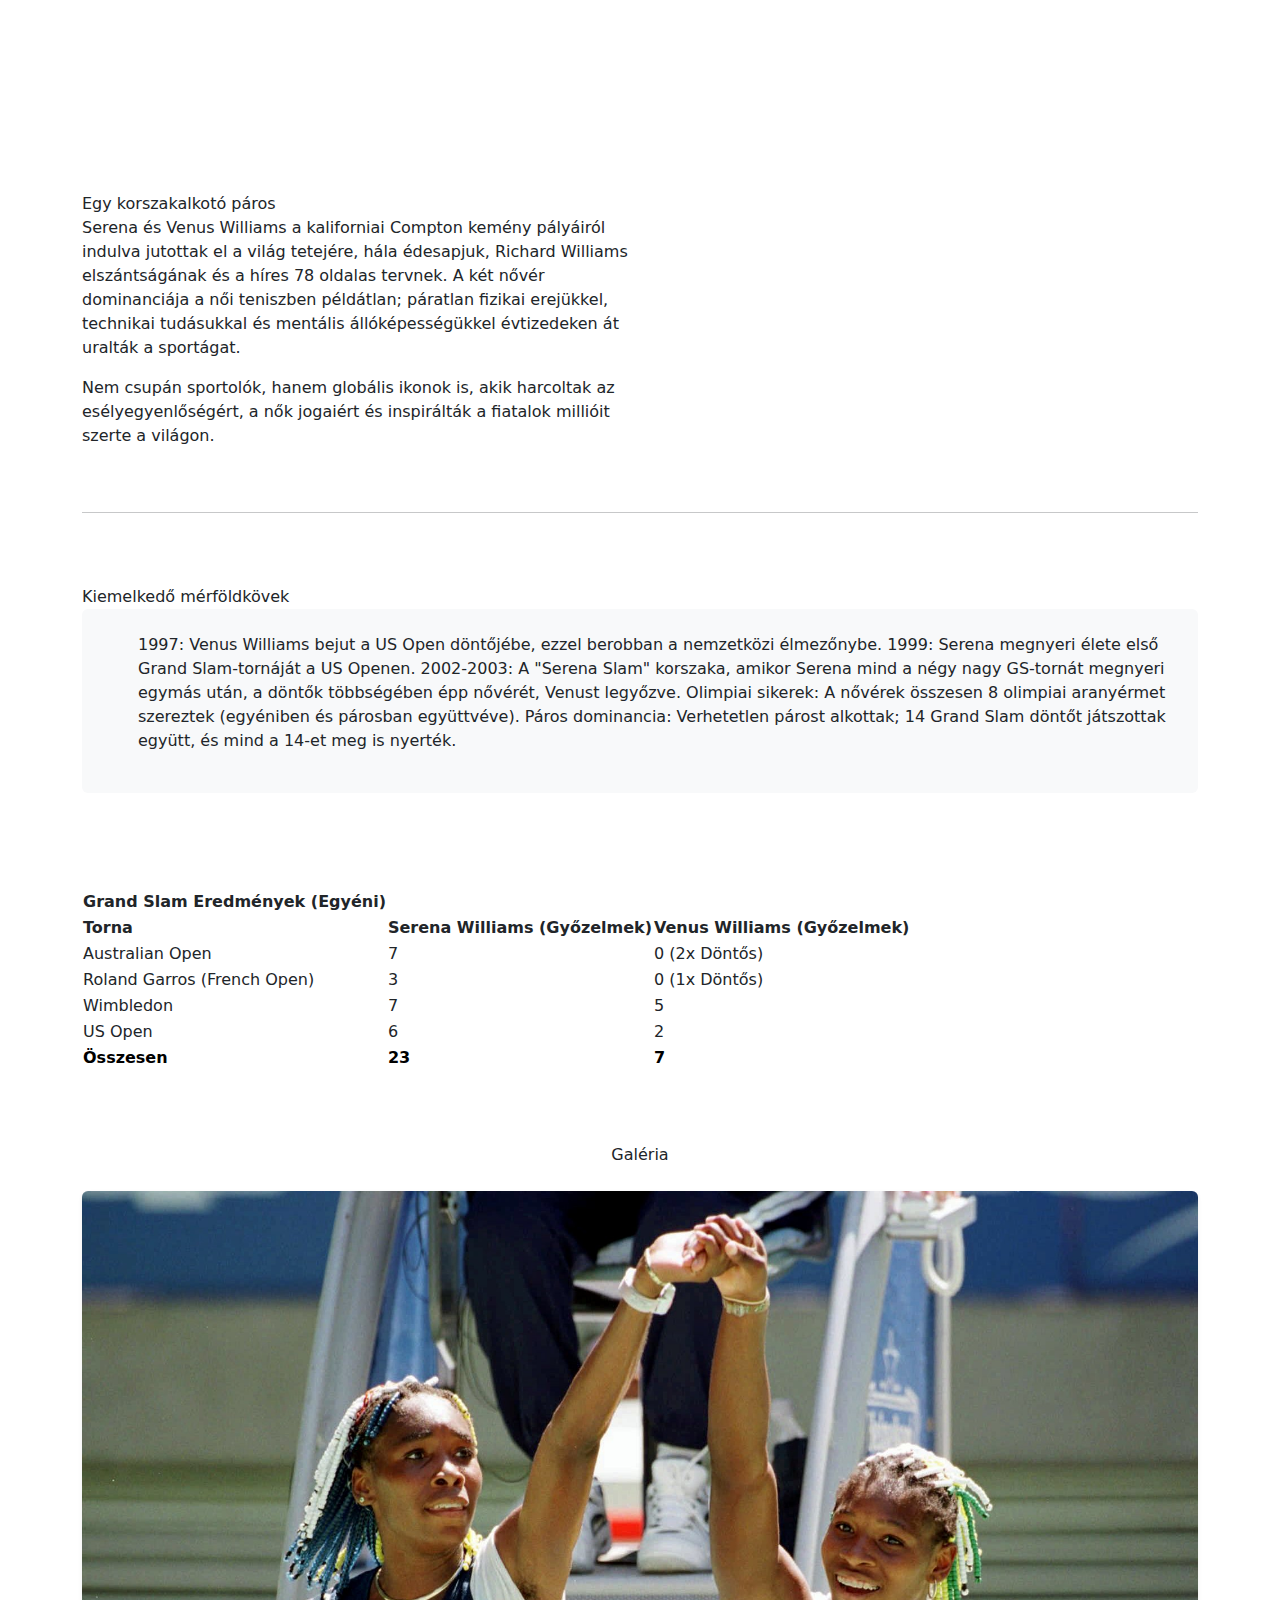
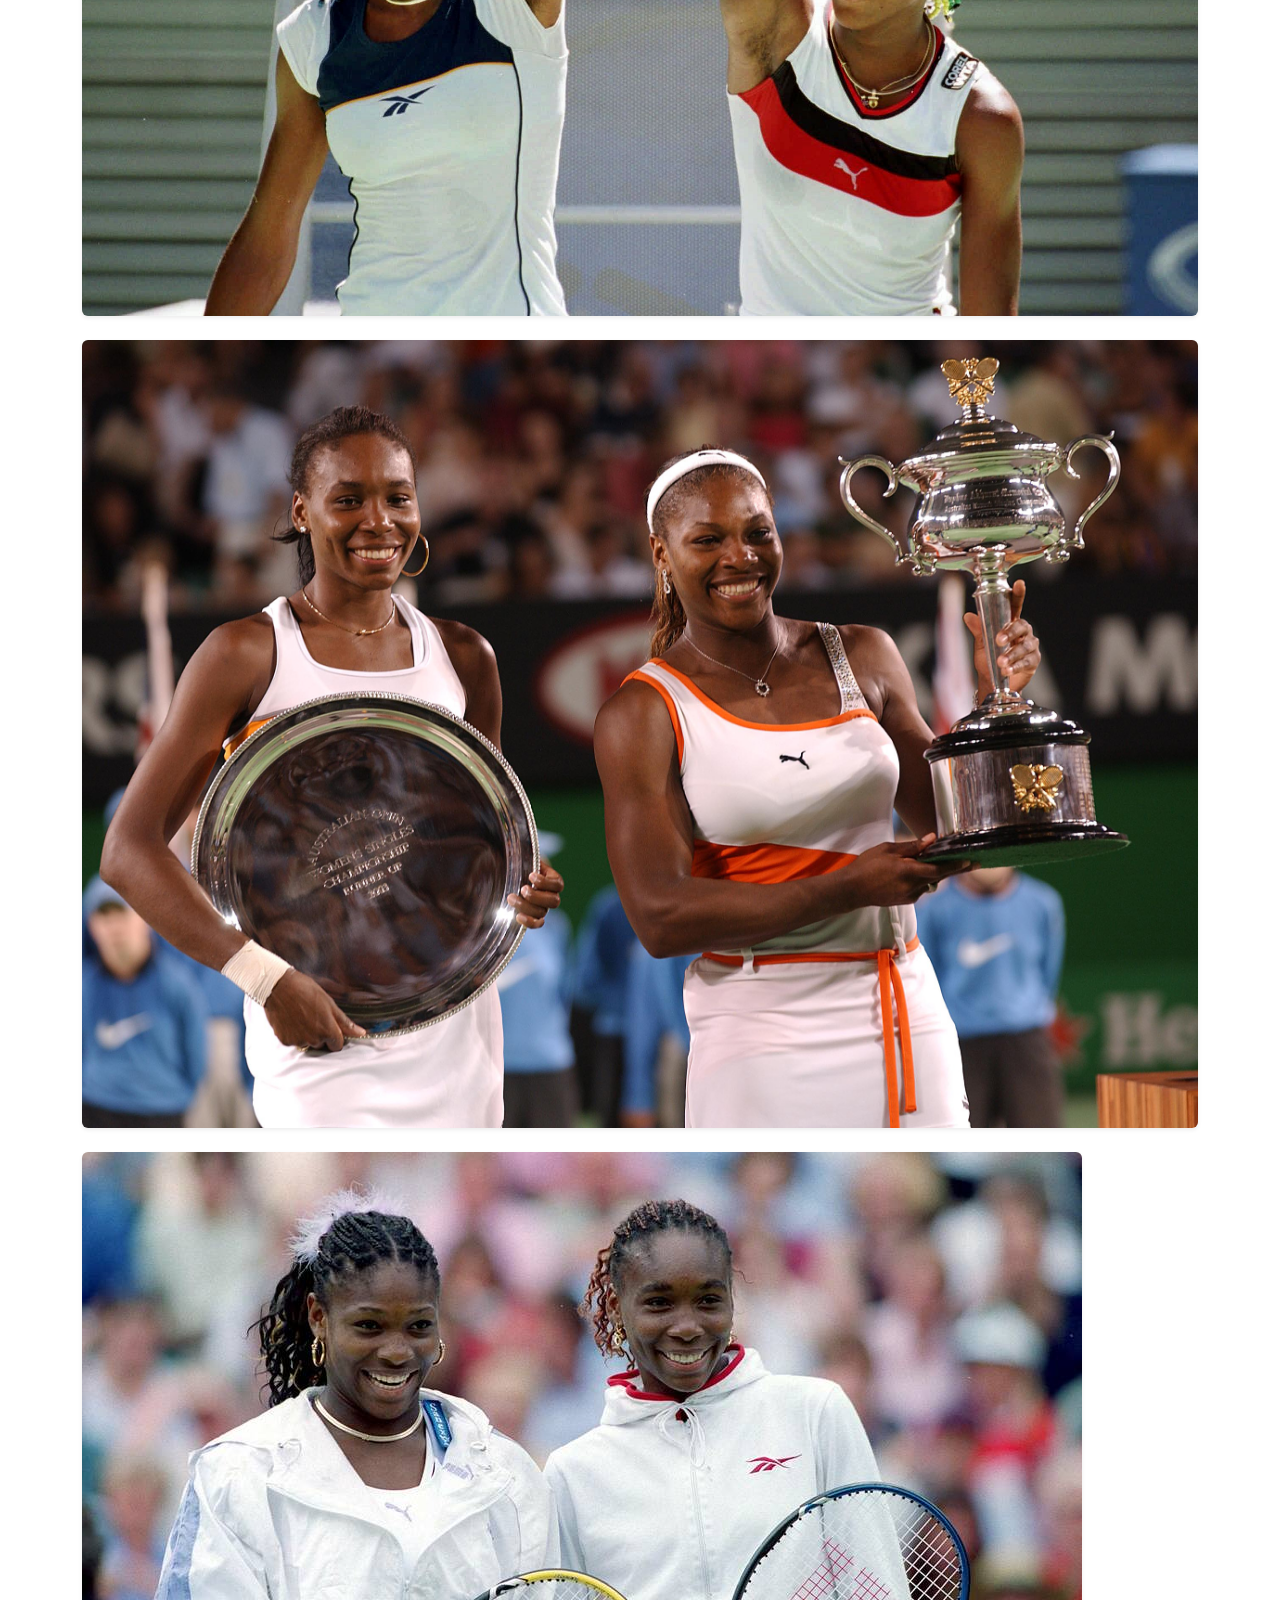
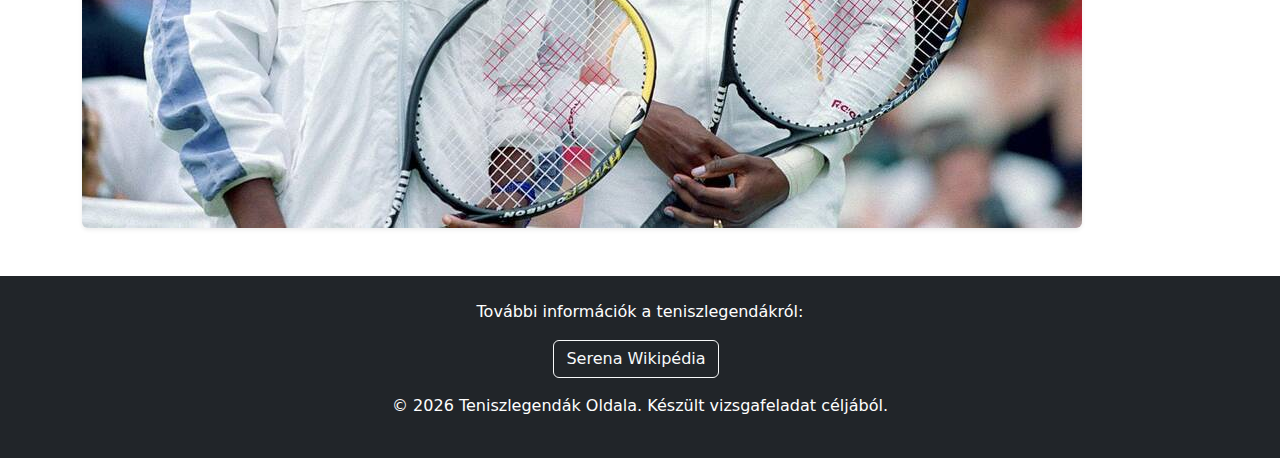
<file: alapvizsga/2026 alapvizsga/Forrás/index.html>
<!DOCTYPE html>
<html>
<head>
    <meta name="viewport" content="width=device-width, initial-scale=1.0">
    <title></title>
    <script src="bootstrap.bundle.min.js" defer></script>
    <link href="bootstrap.min.css" rel="stylesheet">
    
</head>
<body>

    <nav class="navbar navbar-expand-lg navbar-dark bg-custom sticky-top">
        <div class="container">
            <a class="navbar-brand" href="#">Williams Sisters</a>
            <button class="navbar-toggler" type="button" data-bs-toggle="collapse" data-bs-target="#navbarNav">
                <span class="navbar-toggler-icon"></span>
            </button>
            <div class="collapse navbar-collapse" id="navbarNav">
                <ul class="navbar-nav ms-auto custom-nav">
                    <li class="nav-item"><a class="nav-link" >Bevezető</a></li>
                    <li class="nav-item"><a class="nav-link" >Karrier</a></li>
                    <li class="nav-item"><a class="nav-link" >Eredmények</a></li>
                    <li class="nav-item"><a class="nav-link" >Galéria</a></li>
                </ul>
            </div>
        </div>
    </nav>

    <header class="hero-section text-center text-white d-flex align-items-center justify-content-center">
        <div class="hero-content">
            Serena és Venus Williams
            <p>Két nővér, akik örökre megváltoztatták a tenisz történelmét.</p>
        </div>
    </header>

    <main class="container my-5">
        
        <section id="bevezeto" class="mb-5 pt-4">
            <div class="row align-items-center">
                <div class="col-md-6">
                    Egy korszakalkotó páros
                    <p>Serena és Venus Williams a kaliforniai Compton kemény pályáiról indulva jutottak el a világ tetejére, hála édesapjuk, Richard Williams elszántságának és a híres 78 oldalas tervnek. A két nővér dominanciája a női teniszben példátlan; páratlan fizikai erejükkel, technikai tudásukkal és mentális állóképességükkel évtizedeken át uralták a sportágat.</p>
                    <p>Nem csupán sportolók, hanem globális ikonok is, akik harcoltak az esélyegyenlőségért, a nők jogaiért és inspirálták a fiatalok millióit szerte a világon.</p>
                </div>
                <div class="col-md-6">
                </div>
            </div>
        </section>

        <hr class="my-5">

        <section id="karrier" class="mb-5 pt-4">
            Kiemelkedő mérföldkövek
            <div class="career-box p-4 rounded bg-light">
                <ul>
                    1997: Venus Williams bejut a US Open döntőjébe, ezzel berobban a nemzetközi élmezőnybe.
                    1999: Serena megnyeri élete első Grand Slam-tornáját a US Openen.
                    2002-2003: A "Serena Slam" korszaka, amikor Serena mind a négy nagy GS-tornát megnyeri egymás után, a döntők többségében épp nővérét, Venust legyőzve.
                    Olimpiai sikerek: A nővérek összesen 8 olimpiai aranyérmet szereztek (egyéniben és párosban együttvéve).
                    Páros dominancia: Verhetetlen párost alkottak; 14 Grand Slam döntőt játszottak együtt, és mind a 14-et meg is nyerték.
                </ul>
            </div>
        </section>

        <section id="eredmenyek" class="mb-5 pt-4">
            <div class="table-responsive mt-4">
                <table>
                    
                        <tr>
                            <th>
                                Grand Slam Eredmények (Egyéni)
                            </th>
                        </tr>
                        <tr>
                            <th>Torna</th>
                            <th>Serena Williams (Győzelmek)</th>
                            <th>Venus Williams (Győzelmek)</th>
                        </tr>
                    
                        <tr>
                            <td>Australian Open</td>
                            <td>7</td>
                            <td>0 (2x Döntős)</td>
                        </tr>
                        <tr>
                            <td>Roland Garros (French Open)</td>
                            <td>3</td>
                            <td>0 (1x Döntős)</td>
                        </tr>
                        <tr>
                            <td>Wimbledon</td>
                            <td>7</td>
                            <td>5</td>
                        </tr>
                        <tr>
                            <td>US Open</td>
                            <td>6</td>
                            <td>2</td>
                        </tr>
                        <tr class="table-secondary font-weight-bold">
                            <td><strong>Összesen</strong></td>
                            <td><strong>23</strong></td>
                            <td><strong>7</strong></td>
                        </tr>
                    
                </table>
            </div>
        </section>

        <section id="galeria" class="mb-5 pt-4">
            <p class="text-center mb-4">Galéria</p>
            <div class="row g-4 gallery-grid">
                <div class="">
                    <img src="images/SereneVenusWilliams2.jpg" alt="Teniszütő és labda" class="img-fluid rounded shadow-sm">
                </div>
                <div class="">
                    <img src="images/SereneVenusWilliams3.jpg" alt="Teniszező szerválás közben" class="img-fluid rounded shadow-sm">
                </div>
                <div class="">
                    <img src="images/SereneVenusWilliams4.jpg" alt="Salakpálya" class="img-fluid rounded shadow-sm">
                </div>
            </div>
        </section>
    </main>

    <footer class="bg-dark text-white text-center py-4 mt-5">
        <div class="container footer-content">
            <p>További információk a teniszlegendákról:</p>
            <div class="mb-3">
                <a class="btn btn-outline-light me-2">Serena Wikipédia</a>
            </div>
            <p>&copy; 2026 Teniszlegendák Oldala. Készült vizsgafeladat céljából.</p>
        </div>
    </footer>

</body>
</html>
</file>
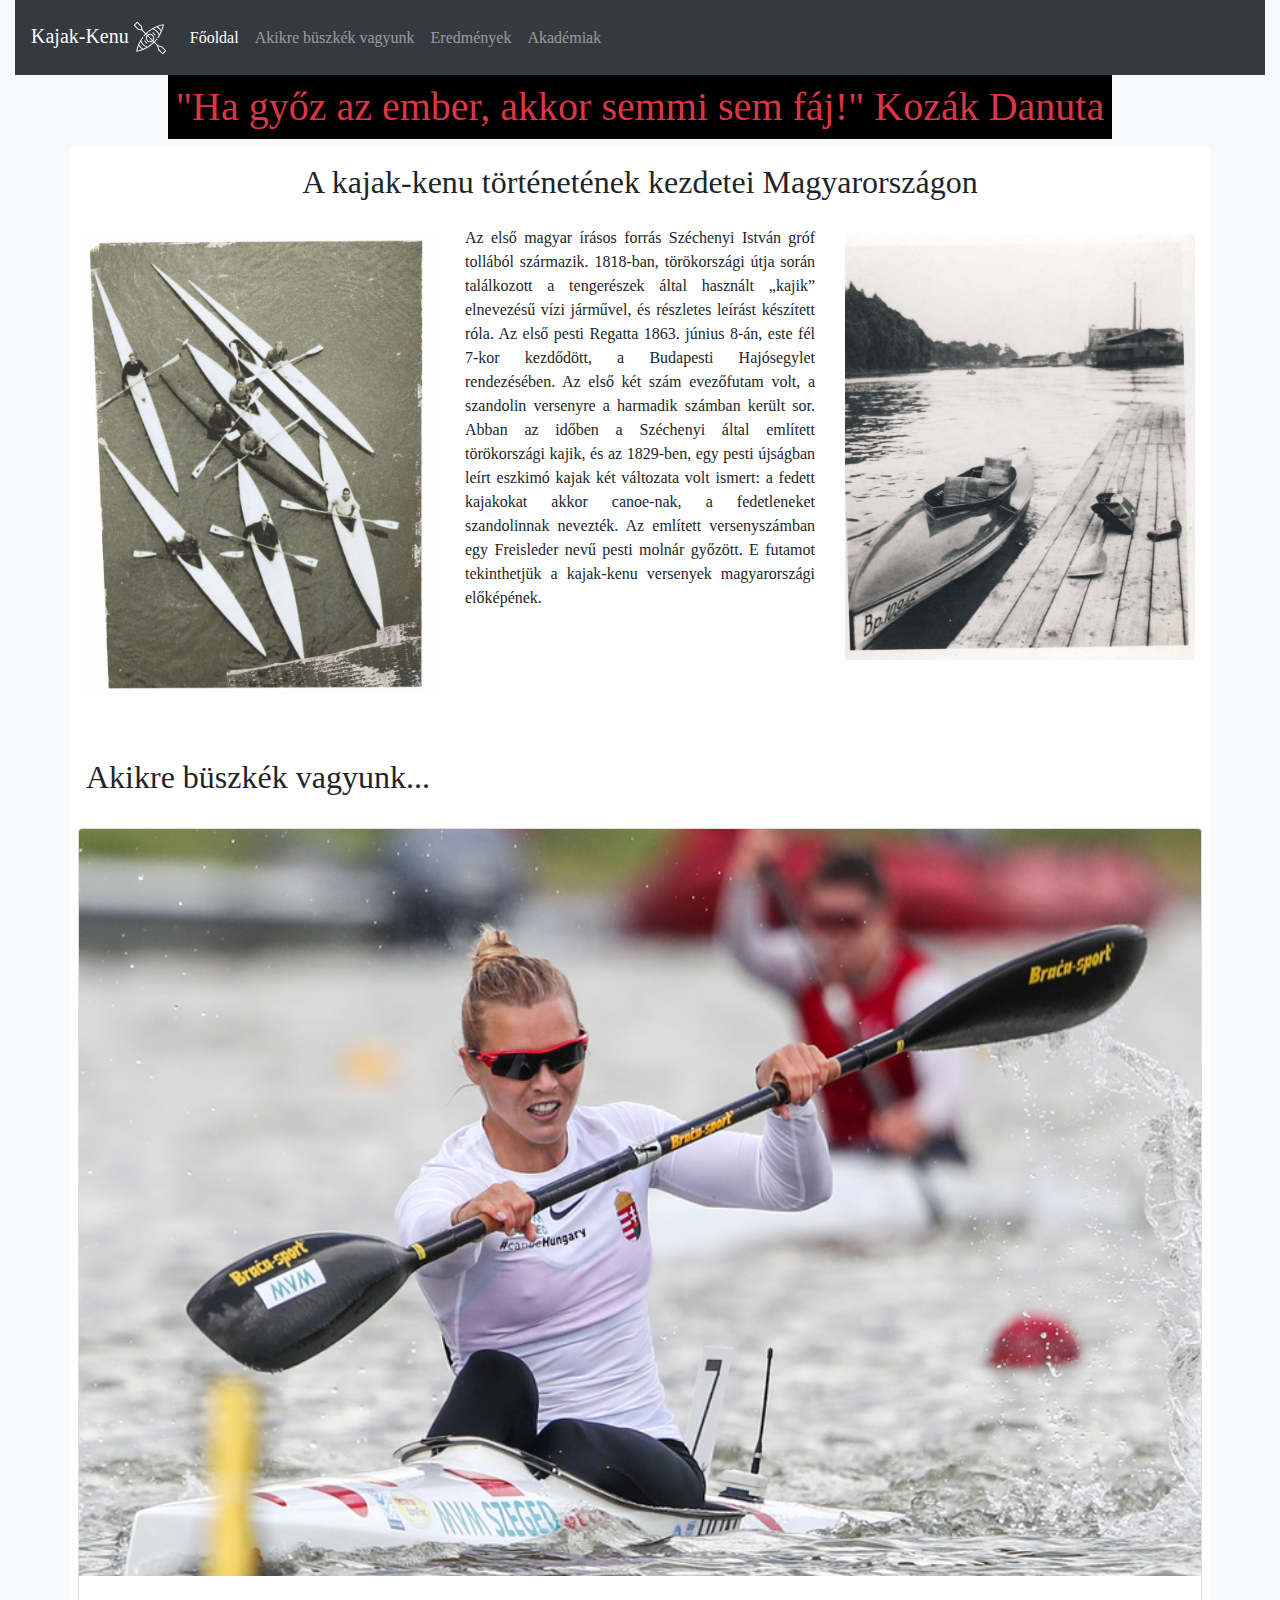
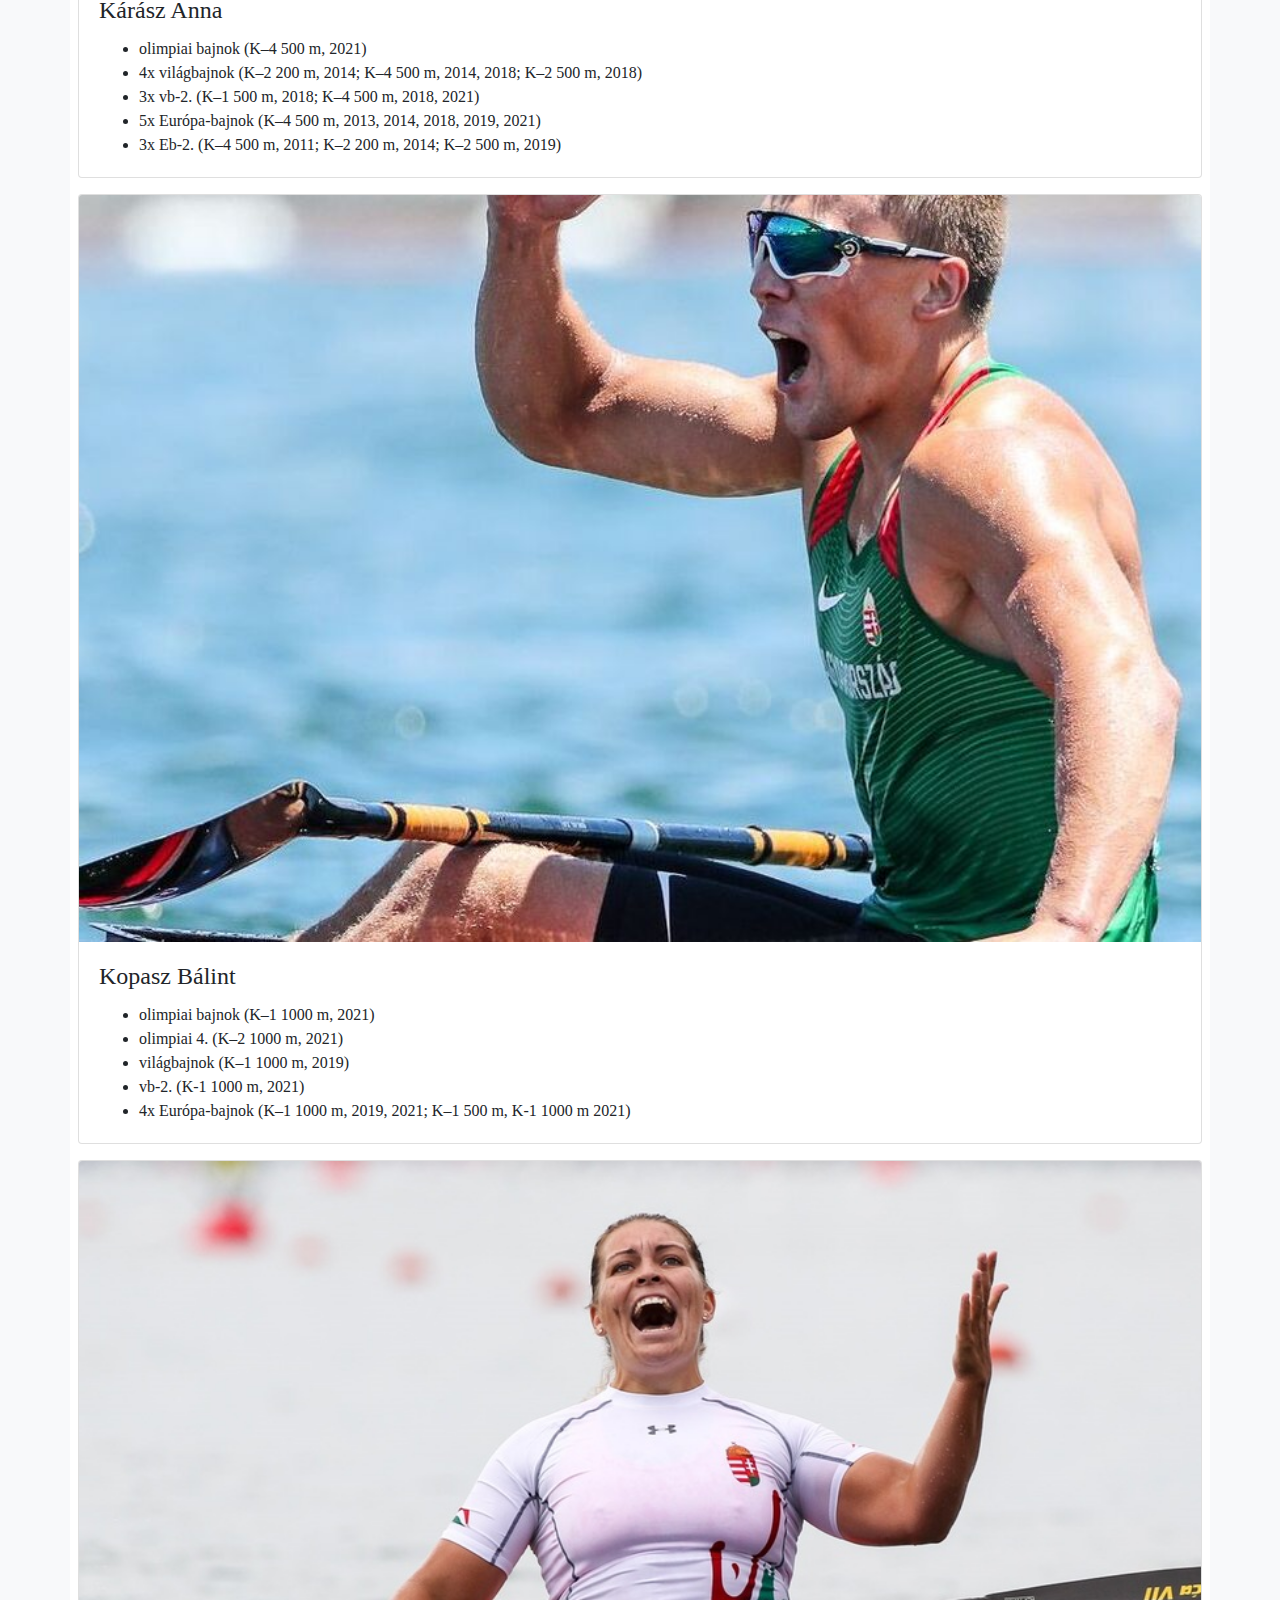
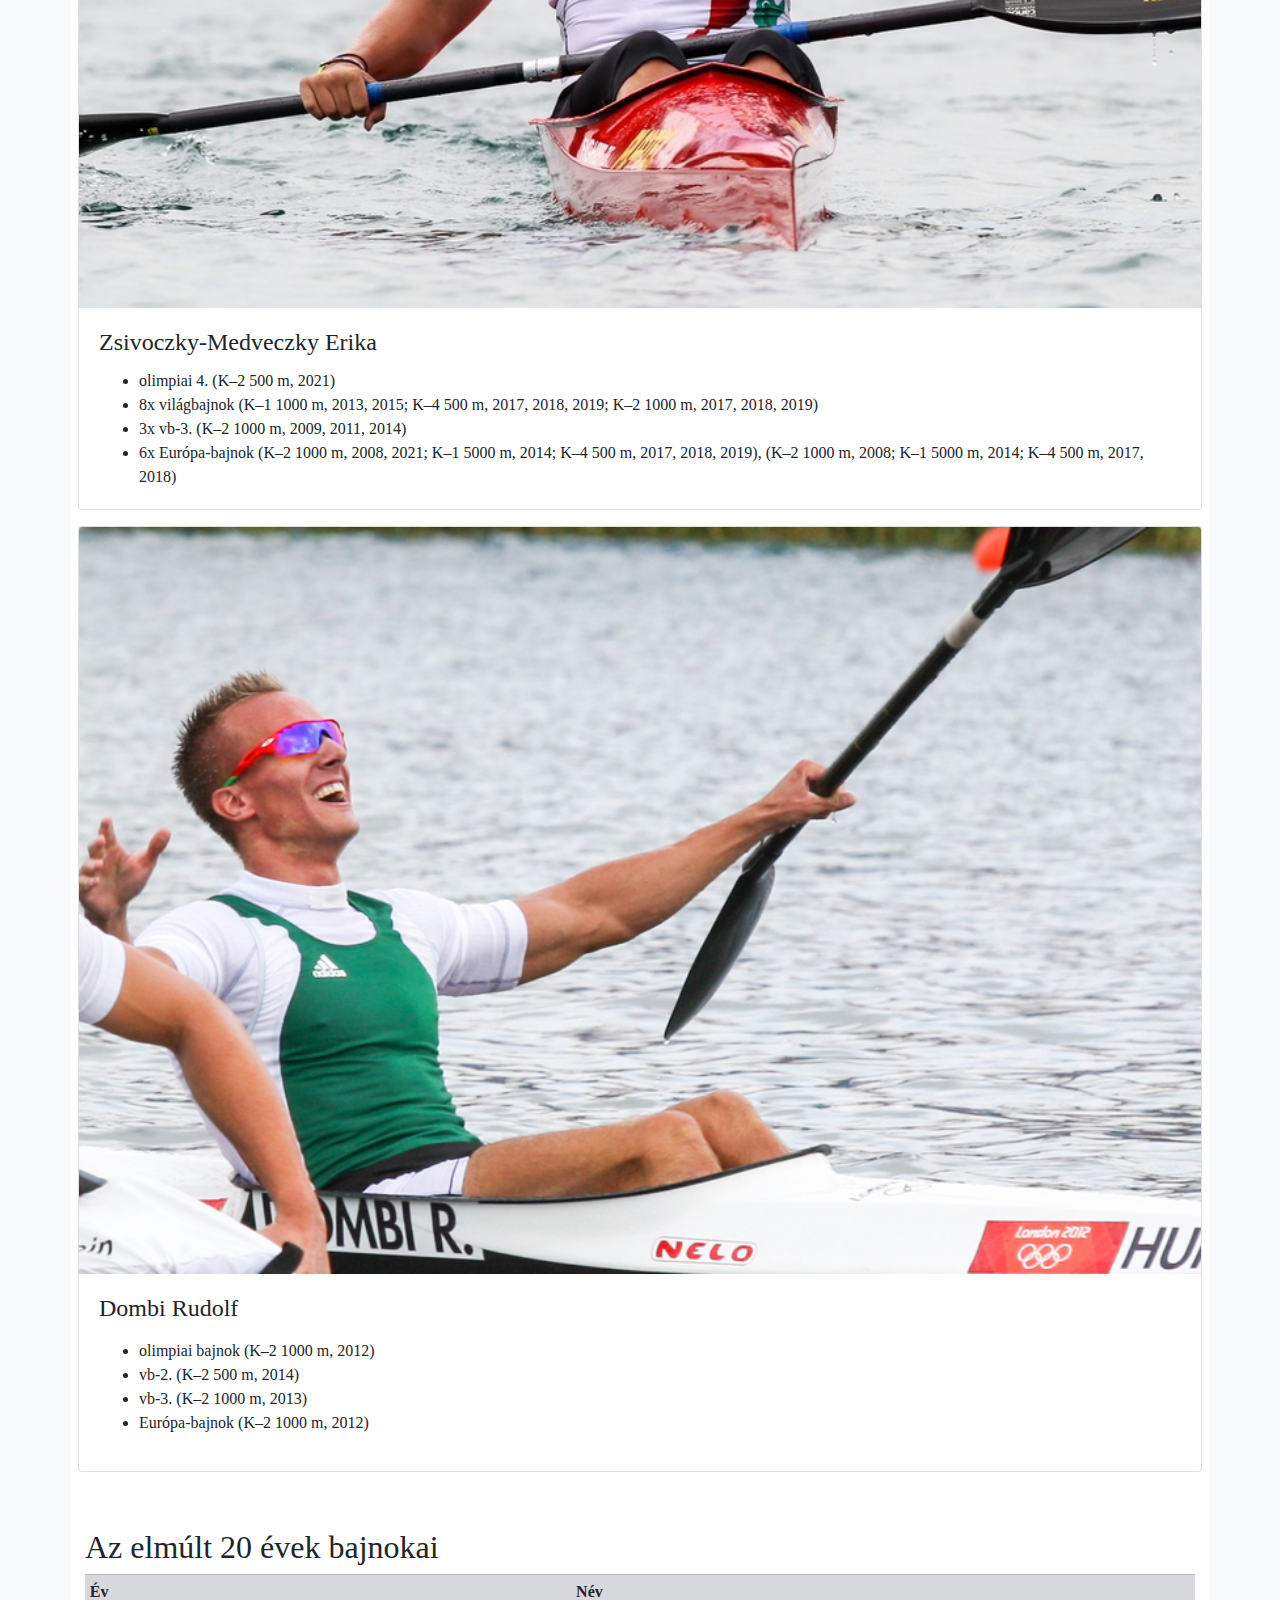
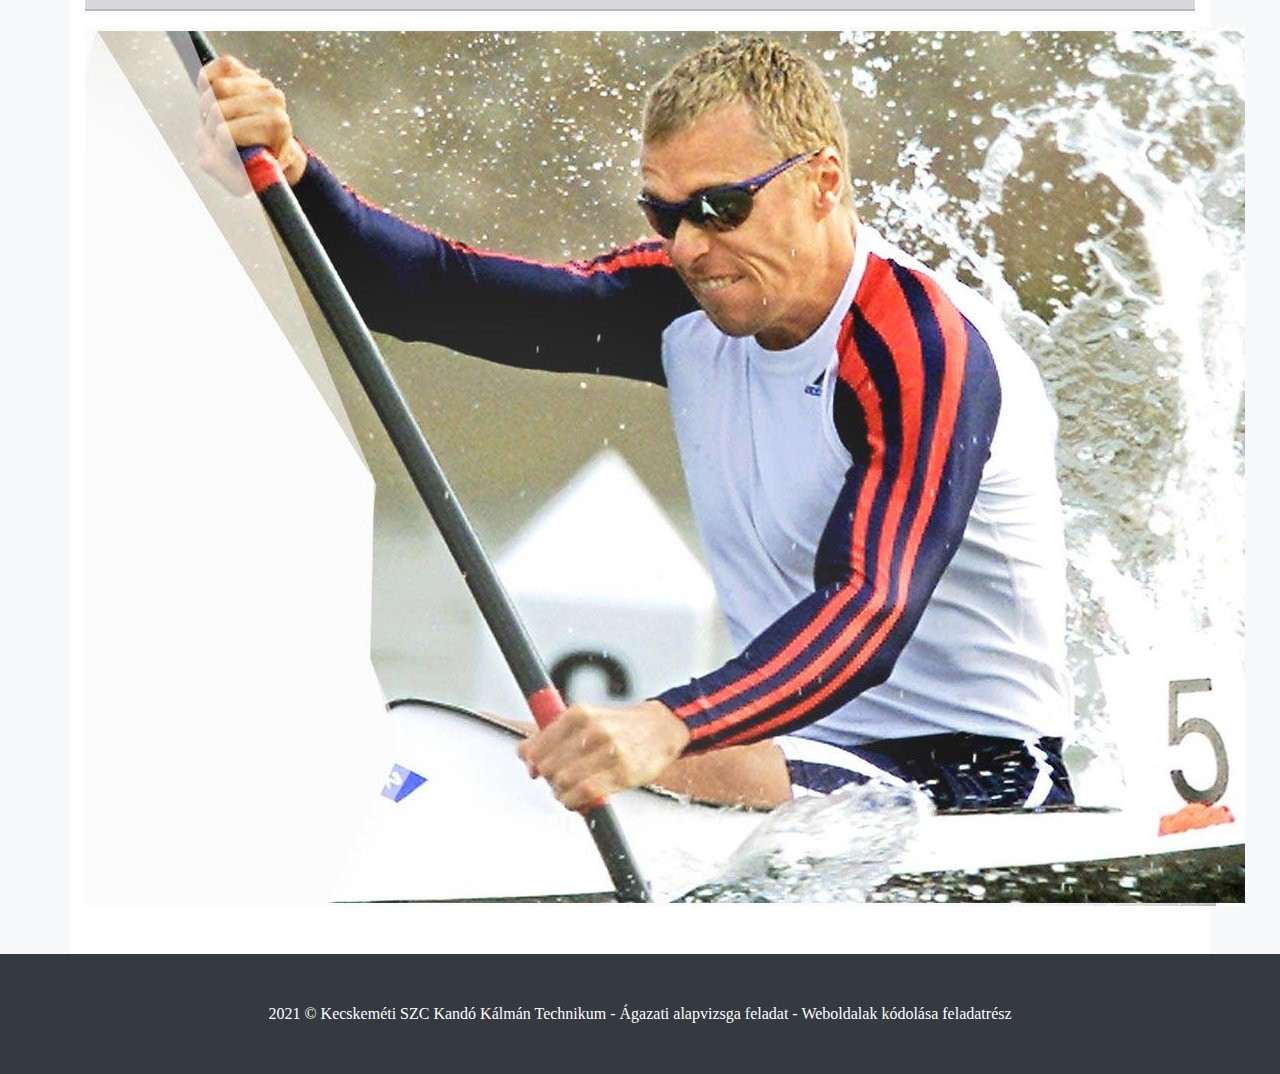
<file: alapvizsga/web/kajak kenu/index.html>
<!DOCTYPE html>
<html>

<head>
    <meta http-equiv="X-UA-Compatible" content="IE=edge">
    <meta name="viewport" content="width=device-width, initial-scale=1.0">

    <link rel="stylesheet" href="css/bootstrap.min.css">
    <link rel="stylesheet" href="css/style.css">

</head>

<body class="bg-light">

    <header class="container-fluid">
        <nav class="navbar navbar-expand-lg navbar-dark bg-dark p-3">
            <a class="navbar-brand" href="#">Kajak-Kenu <img src="img/kayak.svg" alt=""></a>
            <button class="navbar-toggler" type="button" data-toggle="collapse" data-target="#menu"
                 aria-expanded="false" aria-label="Toggle navigation">
                <span class="navbar-toggler-icon"></span>
            </button>

            <div class="collapse navbar-collapse" id="menu">
                <ul class="navbar-nav mr-auto">
                    <li class="nav-item active">
                        <a class="nav-link" href="#">Főoldal </a>
                    </li>
                    <li class="nav-item">
                        <a class="nav-link" href="#buszke">Akikre büszkék vagyunk</a>
                    </li>
                    <li class="nav-item">
                        <a class="nav-link" target="_blank" href="https://results.kajakkenusport.hu/">Eredmények</a>
                    </li>
                    <li class="nav-item">
                        <a class="nav-link" target="_blank" href="https://kajakkenuakademia.hu/">Akadémiak</a>
                    </li>
                </ul>
            </div>
        </nav>
        <div class="d-flex banner justify-content-center align-items-center">
            <h1 class=" text-danger text-center p-2">"Ha győz az ember, akkor semmi sem fáj!" Kozák Danuta</h1>
         
        </div>
    </header>



    <section id="mult" class="container bg-white">
        <div class="row">
            <h2 class="text-center w-100 p-3">A kajak-kenu történetének kezdetei Magyarországon</h2>
            <div class="col-12  col-md-4">
                <img src="img/mult1.jpg" class="mt-2 img-fluid" alt="kép helye">
            </div>
            <div class="col-12 col-md-4 text-center">

                <p class="text-justify">Az első magyar írásos forrás Széchenyi István gróf tollából származik. 1818-ban,
                    törökországi útja során találkozott a tengerészek által használt „kajik” elnevezésű vízi járművel,
                    és részletes leírást készített róla. Az első pesti Regatta 1863. június 8-án, este fél 7-kor
                    kezdődött, a Budapesti Hajósegylet rendezésében. Az első két szám evezőfutam volt, a szandolin
                    versenyre a harmadik számban került sor. Abban az időben a Széchenyi által említett törökországi
                    kajik, és az 1829-ben, egy pesti újságban leírt eszkimó kajak két változata volt ismert: a fedett
                    kajakokat akkor canoe-nak, a fedetleneket szandolinnak nevezték. Az említett versenyszámban egy
                    Freisleder nevű pesti molnár győzött. E futamot tekinthetjük a kajak-kenu versenyek magyarországi
                    előképének.
                </p>

            </div>
            <div class="col-12  col-md-4">
                <img src="img/mult2.jpg" class="mt-2 img-fluid" alt="kép helye">
            </div>

        </div>
    </section>

    <section id="buszke" class="container bg-white pt-5 pb-5">
        <div class="row">
            <h2 class="p-3">Akikre büszkék vagyunk...</h2>
            <div class="card-group">
                <div class="col-12   p-2">
                    <div class="card h-100">
                        <img class="card-img-top" src="./img/karasz_anna.jpg" alt="Kárász Anna" title="Kárász Anna">
                        <div class="card-body">
                            <h4 class="card-title">Kárász Anna</h4>
                                <ul class="card-text">
                                    <li>olimpiai bajnok (K–4 500 m, 2021)</li>
                                    <li> 4x világbajnok (K–2 200 m, 2014; K–4 500 m, 2014, 2018; K–2 500 m, 2018)</li>
                                    <li>3x vb-2. (K–1 500 m, 2018; K–4 500 m, 2018, 2021)</li>
                                    <li>5x Európa-bajnok (K–4 500 m, 2013, 2014, 2018, 2019, 2021)</li>
                                    <li>3x Eb-2. (K–4 500 m, 2011; K–2 200 m, 2014; K–2 500 m, 2019)</li>
                                </ul>
                        </div>
                    </div>
                </div>
                <div class="col-12   p-2 ">
                    <div class="card h-100">
                        <img class="card-img-top" src="img/kopasz_balint.jpeg" alt="Kopasz Bálint"
                            title="Kopasz Bálint">
                        <div class="card-body">
                            <h4 class="card-title">Kopasz Bálint</h4>
                                <ul class="card-text">
                                    <li>olimpiai bajnok (K–1 1000 m, 2021)</li>
                                    <li>olimpiai 4. (K–2 1000 m, 2021)</li>
                                    <li>világbajnok (K–1 1000 m, 2019)</li>
                                    <li>vb-2. (K-1 1000 m, 2021)</li>
                                    <li>4x Európa-bajnok (K–1 1000 m, 2019, 2021; K–1 500 m, K-1 1000 m 2021) </li>
                                </ul>
                        </div>
                    </div>
                </div>
                <div class="col-12  p-2">
                    <div class="card h-100">
                        <img class="card-img-top" src="img/medveczky_erika.jpg" alt="Medveczky Erika"
                            title="Medveczky Erika">
                        <div class="card-body">
                            <h4 class="card-title">Zsivoczky-Medveczky Erika</h4>
                            <ul class="card-text">
                                <li>olimpiai 4. (K–2 500 m, 2021)</li>
                                <li>8x világbajnok (K–1 1000 m, 2013, 2015; K–4 500 m, 2017, 2018, 2019; K–2 1000 m,
                                    2017, 2018, 2019)</li>
                                <li>3x vb-3. (K–2 1000 m, 2009, 2011, 2014)</li>
                                <li>6x Európa-bajnok (K–2 1000 m, 2008, 2021; K–1 5000 m, 2014; K–4 500 m, 2017, 2018,
                                        2019), (K–2 1000 m, 2008; K–1 5000 m, 2014; K–4 500 m, 2017, 2018) </li>
                            </ul>
                        </div>
                    </div>
                </div>
                <div class="col-12  p-2">
                    <div class="card h-100">
                        <img class="card-img-top" src="img/dombi_rudolf.jpg   " alt="Dombi Rudolf" title="Dombi Rudolf">
                        <div class="card-body">
                            <h4 class="card-title">Dombi Rudolf </h4>
                            <p class="card-text"></p>
                            <ul>
                                <li>olimpiai bajnok (K–2 1000 m, 2012)</li>
                                <li>vb-2. (K–2 500 m, 2014)</li>
                                <li>vb-3. (K–2 1000 m, 2013)</li>
                                <li>Európa-bajnok (K–2 1000 m, 2012)</li>
                            </ul>
                        </div>
                    </div>
                </div>
             </div>
            </div>
    </section>

    <section id="bajnokok" class="container bg-white pb-5 ">
        <div class="row justify-content-center">
            <div class="col-12 ">
                <h2>Az elmúlt 20 évek bajnokai</h2>
                <table class="table table-secondary table-sm table-hover table-striped">
                    <thead>
                        <tr>
                            <th>Év</th>
                            <th>Név</th>
                        </tr>
                    </thead>
                    <tbody></tbody>
                </table>
            </div>
            <div class="col-12   d-flex align-items-center">
                <img  src="img/kajak-kenu.jpg" alt="kajak-kenu">
            </div>

        </div>
    </section>
    <footer class="container-fluid bg-dark">
        <div class="container text-center text-white pt-5 pb-5">
            2021 &copy; Kecskeméti SZC Kandó Kálmán Technikum - Ágazati alapvizsga feladat - Weboldalak kódolása
                feladatrész
        </div>
    </footer>


    <script src="js/jquery.js"></script>
    <script src="js/bootstrap.js"></script>
</body>

</html>
</file>
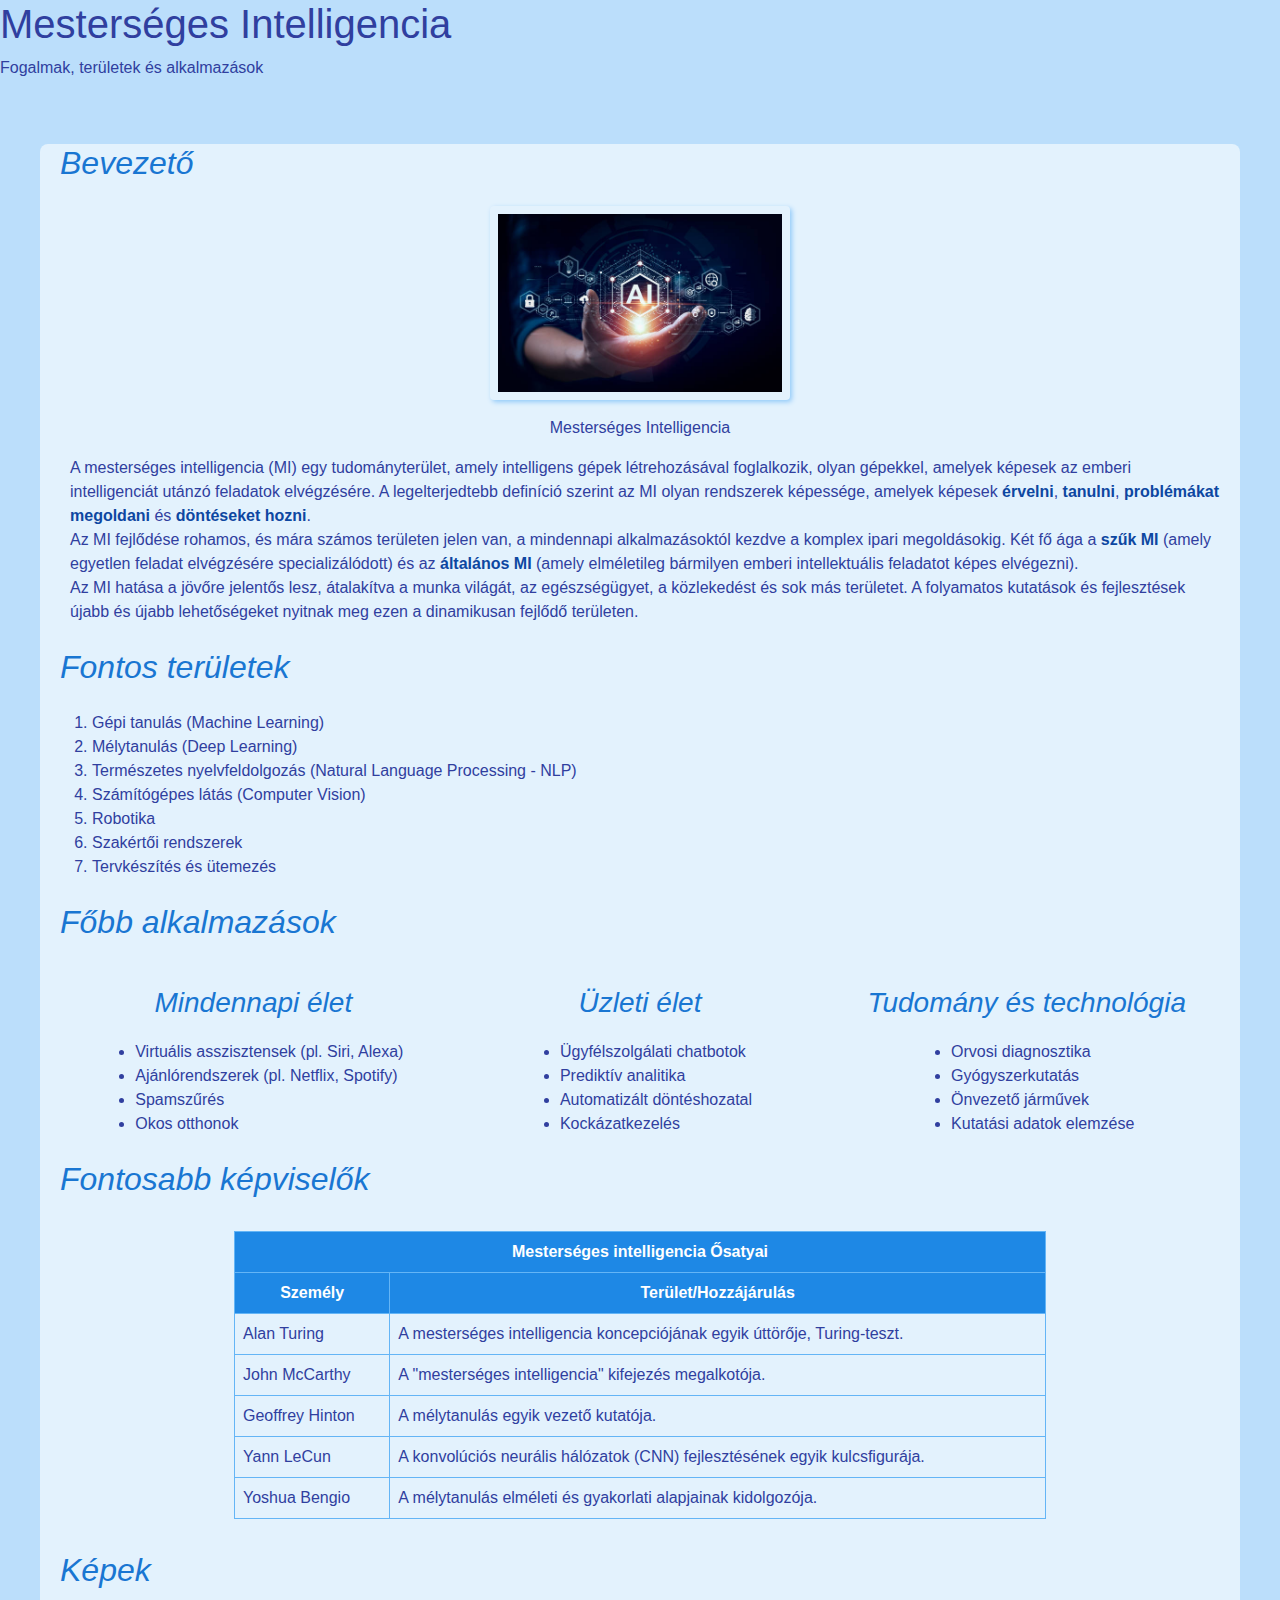
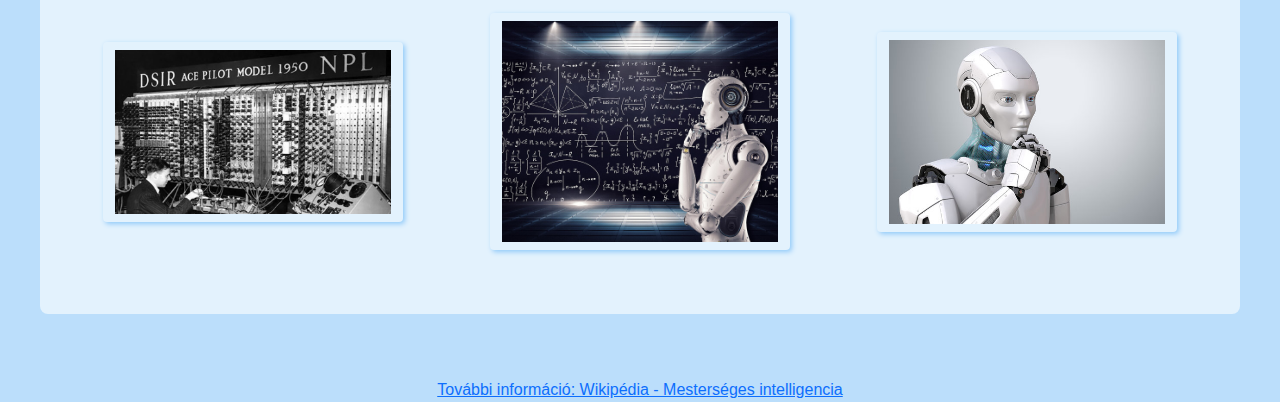
<file: alapvizsga/RégiFeladatsorokCKIK/2025 próba alapvizsga/Forrás/Weboldal/index.html>
<!DOCTYPE html>
<html lang="hu">
<head>
    <meta charset="UTF-8">
    <meta name="viewport" content="width=device-width, initial-scale=1.0">
    <link rel="stylesheet" href="bootstrap-5.3.3-dist/css/bootstrap.min.css">
    <link rel="stylesheet" href="style.css">
    <title>Mesterséges Intelligencia</title>
</head>
<body>

    <header>
        <h1>Mesterséges Intelligencia</h1>
        <p>Fogalmak, területek és alkalmazások</p>
    </header>


    <main>
        <article id="bevezeto">
            <h2>Bevezető</h2>
            <div>
                <a href="footer"><img src="kepek/artificial_intelligence.jpg" alt="Mesterséges Intelligencia"></a>
                <figure>
                    <figcaption>Mesterséges Intelligencia</figcaption>
                </figure>
            </div>
            
            <div>
                <p>
                    A mesterséges intelligencia (MI) egy tudományterület, amely intelligens gépek létrehozásával foglalkozik, olyan gépekkel, amelyek képesek az emberi intelligenciát utánzó feladatok elvégzésére. A legelterjedtebb definíció szerint az MI olyan rendszerek képessége, amelyek képesek <span class="kiemelt">érvelni</span>, <span class="kiemelt">tanulni</span>, <span class="kiemelt">problémákat megoldani</span> és <span class="kiemelt">döntéseket hozni</span>.
                </p>
            </div>
            <div>
                <p>
                    Az MI fejlődése rohamos, és mára számos területen jelen van, a mindennapi alkalmazásoktól kezdve a komplex ipari megoldásokig. Két fő ága a <span class="kiemelt">szűk MI</span> (amely egyetlen feladat elvégzésére specializálódott) és az <span class="kiemelt">általános MI</span> (amely elméletileg bármilyen emberi intellektuális feladatot képes elvégezni).
                </p>
            </div>
            <div>
                <p>
                    Az MI hatása a jövőre jelentős lesz, átalakítva a munka világát, az egészségügyet, a közlekedést és sok más területet. A folyamatos kutatások és fejlesztések újabb és újabb lehetőségeket nyitnak meg ezen a dinamikusan fejlődő területen.
                </p>
            </div>
        </article>
        <article id="teruletek">
            <h2>Fontos területek</h2>
            <ol>
                <li>Gépi tanulás (Machine Learning)</li>
                <li>Mélytanulás (Deep Learning)</li>
                <li>Természetes nyelvfeldolgozás (Natural Language Processing - NLP)</li>
                <li>Számítógépes látás (Computer Vision)</li>
                <li>Robotika</li>
                <li>Szakértői rendszerek</li>
                <li>Tervkészítés és ütemezés</li>
            </ol>
        </article>
        <article id="alkalmazasok">
            <h2>Főbb alkalmazások</h2>
            <div class="container-fluid">
                <div class="row">
                    <div class="col">
                        <h3>Mindennapi élet</h3>
                        <ul>
                            <li>Virtuális asszisztensek (pl. Siri, Alexa)</li>
                            <li>Ajánlórendszerek (pl. Netflix, Spotify)</li>
                            <li>Spamszűrés</li>
                            <li>Okos otthonok</li>
                        </ul>
                    </div>
                    <div class="col">
                        <h3>Üzleti élet</h3>
                        <ul>
                            <li>Ügyfélszolgálati chatbotok</li>
                            <li>Prediktív analitika</li>
                            <li>Automatizált döntéshozatal</li>
                            <li>Kockázatkezelés</li>
                        </ul>
                    </div>
                    <div class="col">
                        <h3>Tudomány és technológia</h3>
                        <ul>
                            <li>Orvosi diagnosztika</li>
                            <li>Gyógyszerkutatás</li>
                            <li>Önvezető járművek</li>
                            <li>Kutatási adatok elemzése</li>
                        </ul>
                    </div>
                </div>
            </div>
        </article>
        <h2>Fontosabb képviselők</h2>
        <table>
                <thead>
                    <tr>
                        <th colspan="2">Mesterséges intelligencia Ősatyai</th>
                    </tr>
                    <tr>
                        <th>Személy</th>
                        <th>Terület/Hozzájárulás</th>
                    </tr>
                </thead>
                <tbody>
                    <tr>
                        <td>Alan Turing</td>
                        <td>A mesterséges intelligencia koncepciójának egyik úttörője, Turing-teszt.</td>
                    </tr>
                    <tr>
                        <td>John McCarthy</td>
                        <td>A "mesterséges intelligencia" kifejezés megalkotója.</td>
                    </tr>
                    <tr>
                        <td>Geoffrey Hinton</td>
                        <td>A mélytanulás egyik vezető kutatója.</td>
                    </tr>
                    <tr>
                        <td>Yann LeCun</td>
                        <td>A konvolúciós neurális hálózatok (CNN) fejlesztésének egyik kulcsfigurája.</td>
                    </tr>
                    <tr>
                        <td>Yoshua Bengio</td>
                        <td>A mélytanulás elméleti és gyakorlati alapjainak kidolgozója.</td>
                    </tr>
                </tbody>
        </table>
        <article id="kepek" >
            <h2>Képek</h2>
            <div class="container-fluid">
                <div class="row">
                    <img src="kepek/turing.jpg" alt="Alan Turing" class="col-lg-4 col-12">
                    <img src="kepek/machine_learning.jpg" alt="Gépi tanulás koncepció" class="col-lg-4 col-12">
                    <img src="kepek/robot.jpg" alt="Robot" class="col-lg-4 col-12">
                </div>
            </div>
        </article>
    </main>

    <footer>
        <p><a href="https://hu.wikipedia.org/wiki/Mesters%C3%A9ges_intelligencia">További információ: Wikipédia - Mesterséges intelligencia</a></p>
    </footer>


    </body>
</html>
</file>
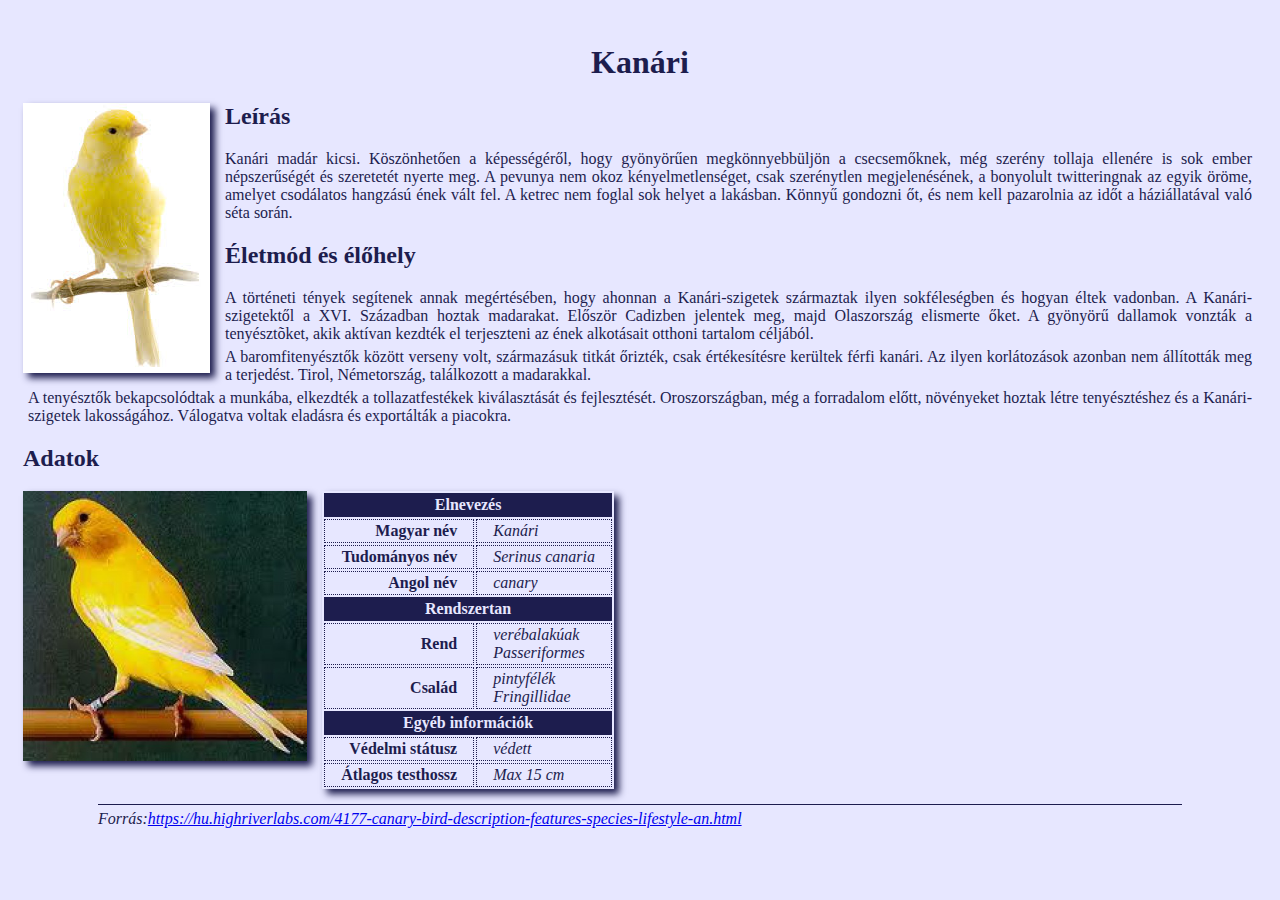
<file: alapvizsga/Gyakorlás 1/Weboldal készítés/kanari.html>
<!DOCTYPE html>
<html lang="hu">
    <head>
        <meta charset="UTF-8">
        <meta name="viewport" content="width=device-width, initial-scale=1.0">
        <link rel="stylesheet" href="kanari.css">
        <title>Document</title>
    </head>

    <body>
        <h1>Kanári</h1>

        <img src="serinus_1.jpg" alt="Könyv-rajz" title="KÖnyv-rajz" id="balkep">
        <h2>Leírás</h2>

        <div>
            <p>
                Kanári madár kicsi. Köszönhetően a képességéről, hogy gyönyörűen megkönnyebbüljön a csecsemőknek, még szerény tollaja ellenére is sok ember népszerűségét és szeretetét nyerte meg. A pevunya nem okoz kényelmetlenséget, csak szerénytlen megjelenésének,
                a bonyolult twitteringnak az egyik öröme, amelyet csodálatos hangzású ének vált fel. A ketrec nem foglal sok helyet a lakásban. Könnyű gondozni őt, és nem kell pazarolnia az időt a háziállatával való séta során.
            </p>
        </div>

        <h2>Életmód és élőhely</h2>

        <div>
            <p>A történeti tények segítenek annak megértésében, hogy ahonnan a Kanári-szigetek származtak ilyen sokféleségben és hogyan éltek vadonban. A Kanári-szigetektől a XVI. Században hoztak madarakat. Először Cadizben jelentek meg, majd Olaszország elismerte őket. A gyönyörű dallamok vonzták a tenyésztõket, akik aktívan kezdték el terjeszteni az ének alkotásait otthoni tartalom céljából.</p>
            <p>A baromfitenyésztők között verseny volt, származásuk titkát őrizték, csak értékesítésre kerültek férfi kanári. Az ilyen korlátozások azonban nem állították meg a terjedést. Tirol, Németország, találkozott a madarakkal.</p>
            <p>A tenyésztők bekapcsolódtak a munkába, elkezdték a tollazatfestékek kiválasztását és fejlesztését. Oroszországban, még a forradalom előtt, növényeket hoztak létre tenyésztéshez és a Kanári-szigetek lakosságához. Válogatva voltak eladásra és exportálták a piacokra.</p>
        </div>

        <h2>Adatok</h2>
        <img src="serinus_2.jpg" alt="Figyelés" title="Figyelés" id="balkep">
        <div>
            <table>
                <tr>
                    <td colspan="2" class="fejsor">Elnevezés</td>
                </tr>
                <tr>
                    <td>Magyar név</td>
                    <td>Kanári</td>
                </tr> 
                <tr>
                    <td>Tudományos név</td>
                    <td>Serinus canaria</td>
                </tr>
                <tr>
                    <td>Angol név</td>
                    <td>canary</td>
                </tr> 
                <tr>
                    <td colspan="2" class="fejsor">Rendszertan</td>
                </tr>
                <tr>
                    <td>Rend</td>
                    <td>verébalakúak <br> Passeriformes</td>
                </tr>
                <tr>
                    <td>Család</td>
                    <td>pintyfélék <br> Fringillidae</td>
                </tr> 
                <tr>
                    <td colspan="2" class="fejsor">Egyéb információk</td>
                </tr>
                <tr>
                    <td>Védelmi státusz</td>
                    <td>védett</td>
                </tr>
                <tr>
                    <td>Átlagos testhossz</td>
                    <td>Max 15 cm</td>  
                </tr>    
            </table> 
        </div>
        

        <footer>

                <p class="forras">Forrás:<a href="https://hu.highriverlabs.com/4177-canary-bird-description-features-species-lifestyle-an.html">https://hu.highriverlabs.com/4177-canary-bird-description-features-species-lifestyle-an.html</a></p> 
        </footer>
    </body>
</html>
</file>
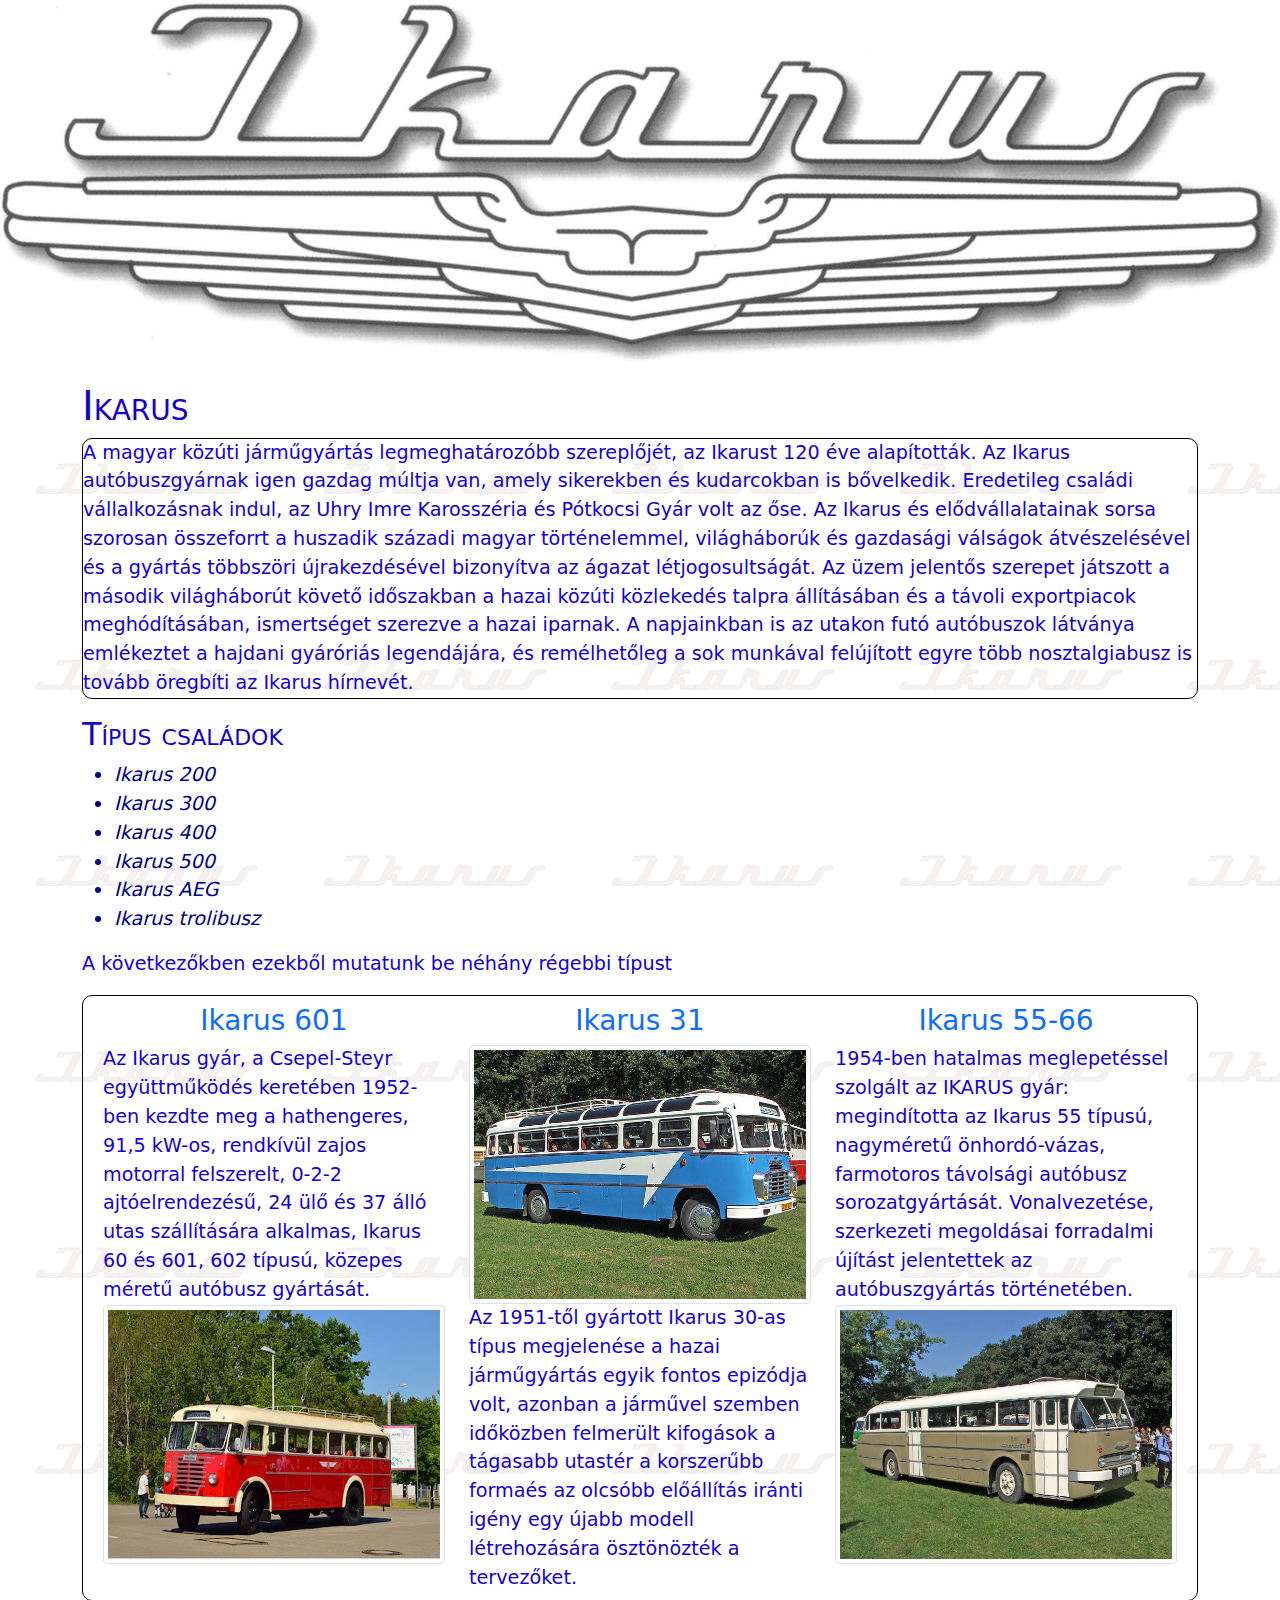
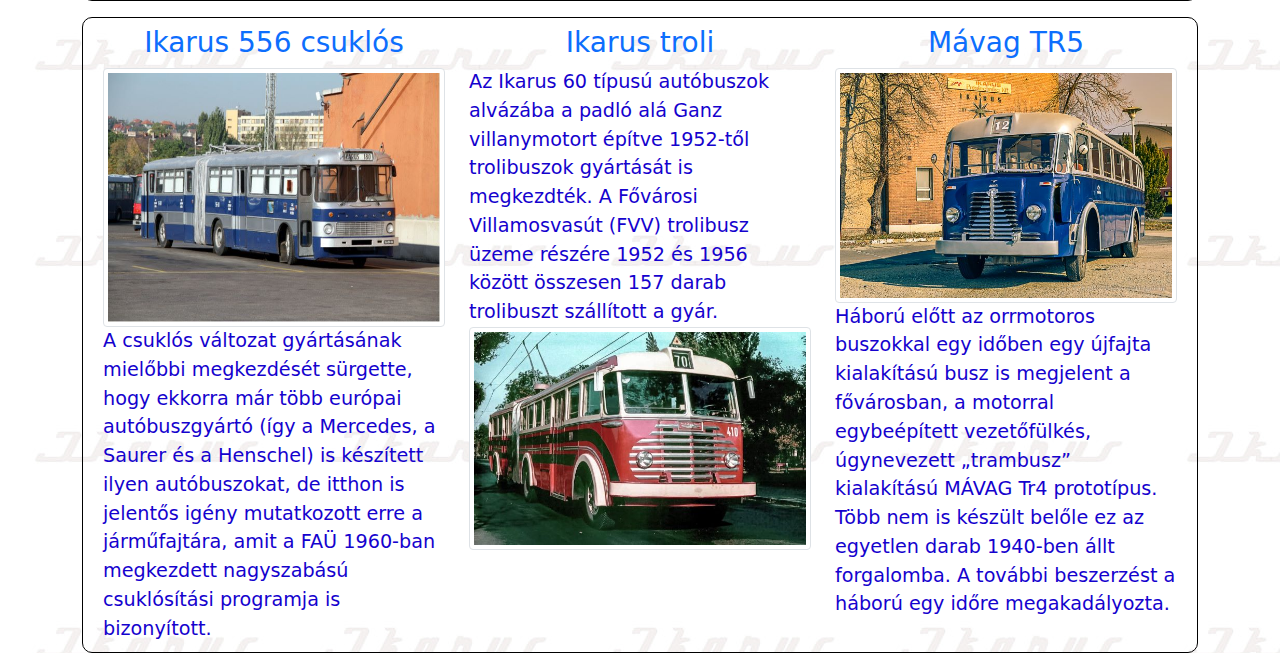
<file: alapvizsga/Gyakorlás 4/html/ikarus.html>
<!DOCTYPE html>
<html lang="hu">
    <head>
        <meta charset="UTF-8">
        <meta name="viewport" content="width=device-width, initial-scale=1.0">
        <link rel="stylesheet" href="bootstrap.css">
        <link rel="stylesheet" href="ikarus.css">
        <title>IKARUS</title>
    </head>
    <body>
        <img src="Ikarus_logo.jpg" class="img-fluid">
        <div class="container mt-3" id="sorkizart">
            <h1>Ikarus</h1>

            <p class="tabla">
                A magyar közúti járműgyártás legmeghatározóbb szereplőjét, az Ikarust 120 éve alapították. Az Ikarus
                autóbuszgyárnak igen gazdag múltja van, amely sikerekben és kudarcokban is bővelkedik. Eredetileg családi
                vállalkozásnak indul, az Uhry Imre Karosszéria és Pótkocsi Gyár volt az őse. Az Ikarus és elődvállalatainak sorsa
                szorosan összeforrt a huszadik századi magyar történelemmel, világháborúk és gazdasági válságok átvészelésével és a
                gyártás többszöri újrakezdésével bizonyítva az ágazat létjogosultságát. Az üzem jelentős szerepet játszott a második
                világháborút követő időszakban a hazai közúti közlekedés talpra állításában és a távoli exportpiacok meghódításában,
                ismertséget szerezve a hazai iparnak. A napjainkban is az utakon futó autóbuszok látványa emlékeztet a hajdani gyáróriás
                legendájára, és remélhetőleg a sok munkával felújított egyre több nosztalgiabusz is tovább öregbíti az Ikarus hírnevét.
                
            </p>
            <h2>Típus családok</h2>

            <ul>
                <li>Ikarus 200</li>
                <li>Ikarus 300</li>
                <li>Ikarus 400</li>
                <li>Ikarus 500</li>
                <li>Ikarus AEG</li>
                <li>Ikarus trolibusz</li>
            </ul>

            A következőkben ezekből mutatunk be néhány régebbi típust
            <div class="container mt-2">
                <div class="row mt-3 p-2 tabla">
                    <div class="col-md-4">
                        <h3 class="text-center text-primary">Ikarus 601</h3>

                        Az Ikarus gyár, a Csepel-Steyr együttműködés keretében 1952-ben kezdte meg a hathengeres, 
                        91,5 kW-os, rendkívül zajos motorral felszerelt, 0-2-2 ajtóelrendezésű, 24 ülő és 37 álló utas szállítására 
                        alkalmas, Ikarus 60 és 601, 602 típusú, közepes méretű autóbusz gyártását.

                        <img src="ikarus601.jpg" alt="" class="img-thumbnail">
                    </div>
                    <div class="col-md-4">
                        <h3 class="text-center text-primary">Ikarus 31</h3>
                        <img src="ikarus31.jpg" alt="" class="img-thumbnail">
                        Az 1951-től gyártott Ikarus 30-as típus megjelenése a hazai járműgyártás egyik fontos epizódja volt, azonban 
                        a járművel szemben időközben felmerült kifogások a tágasabb utastér a korszerűbb formaés az olcsóbb előállítás 
                        iránti igény egy újabb modell létrehozására ösztönözték a tervezőket.

                    </div>
                    <div class="col-md-4">
                        <h3 class="text-center text-primary">Ikarus 55-66</h3>

                        1954-ben hatalmas meglepetéssel szolgált az IKARUS gyár: megindította az Ikarus 55 típusú, nagyméretű önhordó-vázas,
                        farmotoros távolsági autóbusz sorozatgyártását. Vonalvezetése, szerkezeti megoldásai forradalmi 
                        újítást jelentettek az autóbuszgyártás történetében.

                        <img src="ikarus66.jpg" alt="" class="img-thumbnail">
                    </div>
                </div>
                <div class="row mt-3 p-2 tabla">
                    <div class="col-md-4">
                        <h3 class="text-center text-primary">Ikarus 556 csuklós</h3>
                        <img src="ikarus_csuklos.jpg" alt="" class="img-thumbnail">

                        A csuklós változat gyártásának mielőbbi megkezdését sürgette, hogy ekkorra már több európai autóbuszgyártó 
                        (így a Mercedes, a Saurer és a Henschel) is készített ilyen autóbuszokat, de itthon is jelentős igény mutatkozott 
                        erre a járműfajtára, amit a FAÜ 1960-ban megkezdett nagyszabású csuklósítási programja is bizonyított. 

                    </div>
                    <div class="col-md-4">
                        <h3 class="text-center text-primary">Ikarus troli</h3>

                        Az Ikarus 60 típusú autóbuszok alvázába a padló alá Ganz villanymotort építve 1952-től trolibuszok gyártását is megkezdték. 
                        A Fővárosi Villamosvasút (FVV) trolibusz üzeme részére 1952 és 1956 között összesen 157 darab trolibuszt szállított a gyár. 

                        <img src="ikarus_troli.jpg" alt="" class="img-thumbnail">
                    </div>
                    <div class="col-md-4">
                        <h3 class="text-center text-primary">Mávag TR5</h3>
                        <img src="mavagtr5.jpg" alt="" class="img-thumbnail">

                        Háború előtt az orrmotoros buszokkal egy időben egy újfajta kialakítású busz is megjelent a fővárosban, a motorral 
                        egybeépített vezetőfülkés, úgynevezett „trambusz” kialakítású MÁVAG Tr4 prototípus. Több nem is készült belőle ez az egyetlen 
                        darab 1940-ben állt forgalomba. A további beszerzést a háború egy időre megakadályozta.

                    </div>
                </div>

            </div>

        </div>
    </body>
</html>
</file>
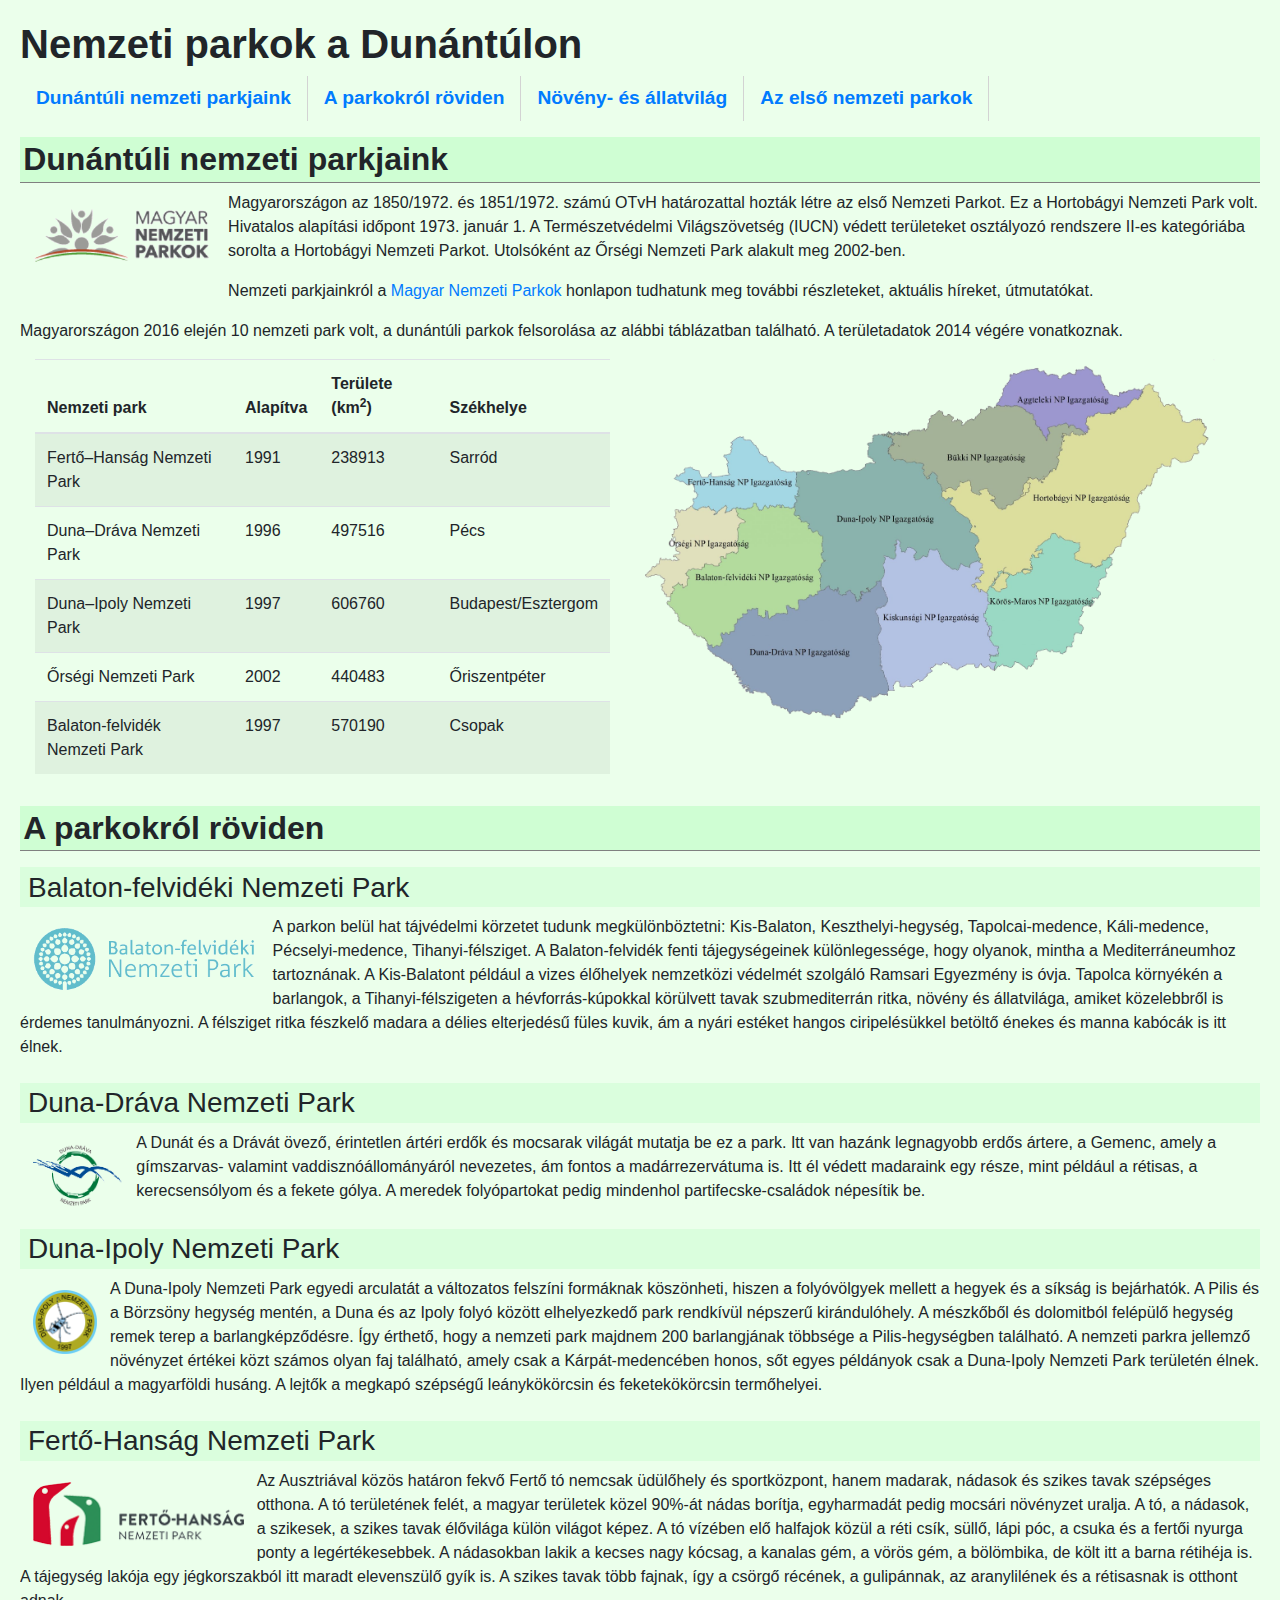
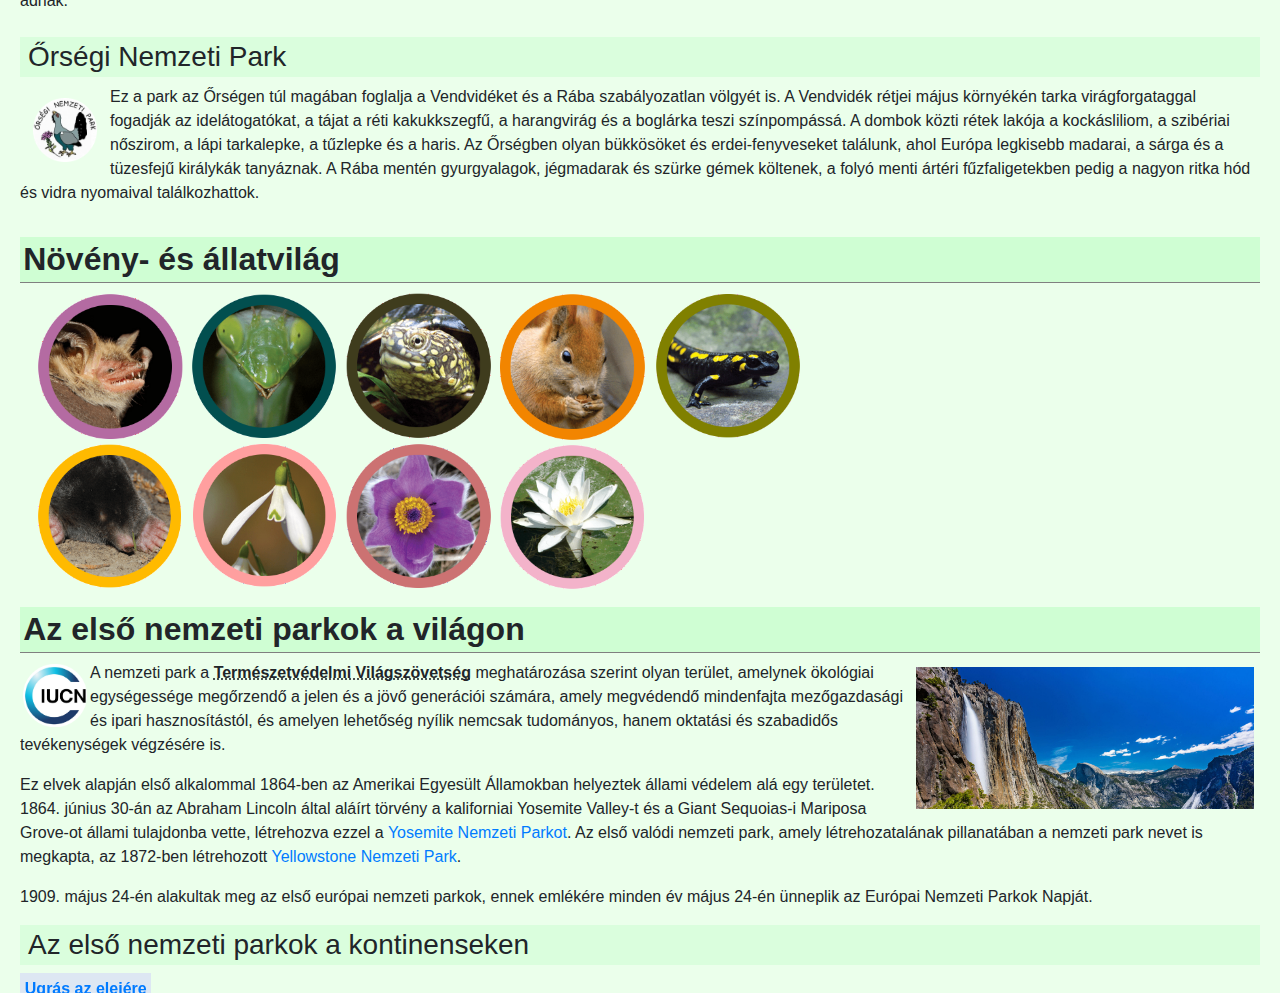
<file: alapvizsga/Gyakorlás 5/2_Nemzeti_parkok/nemzetiparkok-dunantul.html>
<!DOCTYPE html>
<html lang="hu">

<head>
  <meta charset="UTF-8">
  <meta http-equiv="X-UA-Compatible" content="IE=edge">
  <meta name="viewport" content="width=device-width, initial-scale=1.0">
  <link href='css/bootstrap.min.css' rel='stylesheet' type='text/css'>
  <link rel="stylesheet" href="nemzetiparkok-dunantul.css">
  <link rel="stylesheet" href="nemzetiparkok-dunantul.js">
  <title>Nemzeti parkok a Dunántúlon</title>
</head>

<body onload="start();">
  <div id="tartalom">

    <header>
      <h1>Nemzeti parkok a Dunántúlon</h1>
      <nav>
        <a class="nav-link" href="#parkjaink">Dunántúli nemzeti parkjaink</a>
        <a class="nav-link" href="#roviden">A parkokról röviden</a>
        <a class="nav-link" href="#noveny-allatvilag">Növény- és állatvilág</a>
        <a class="nav-link" href="elso-parkok">Az első nemzeti parkok</a>
      </nav>
    </header>

    <section id="parkjaink">
      <h2>Dunántúli nemzeti parkjaink</h2>
      <a href="http://magyarnemzetiparkok.hu/" target="_blank">
        <img src="images/logo/nemzetiparkok.png" alt="Magyar Nemzeti Parkok" title="Magyar Nemzeti Parkok" class="park-logo">
      </a>
      <p>Magyarországon az 1850/1972. és 1851/1972. számú OTvH határozattal hozták létre az első Nemzeti Parkot. Ez a Hortobágyi Nemzeti Park volt. Hivatalos alapítási időpont 1973. január 1. A Természetvédelmi Világszövetség (IUCN) védett területeket osztályozó rendszere II-es kategóriába sorolta a Hortobágyi Nemzeti Parkot. Utolsóként az Őrségi Nemzeti Park alakult meg 2002-ben.</p>
      <p>Nemzeti parkjainkról a <a href="http://magyarnemzetiparkok.hu/" target="_blank">Magyar Nemzeti Parkok</a> honlapon tudhatunk meg további részleteket, aktuális híreket, útmutatókat.</p>
      <p>Magyarországon 2016 elején 10 nemzeti park volt, a dunántúli parkok felsorolása az alábbi táblázatban található. A területadatok 2014 végére vonatkoznak.</p>
      <div class="container-fluid row" id="park-adatok">
        <div class="col-lg-6">
          <table class="table table-striped" id="tablazat">
            <thead>
              <tr>
                <th>Nemzeti park</th>
                <th>Alapítva</th>
                <th>Területe (km<sup>2</sup>)</th>
                <th>Székhelye</th>
              </tr>
            </thead>
            <tbody>
              <tr>
                <td>Fertő–Hanság Nemzeti Park</td>
                <td>1991</td>
                <td>238913</td>
                <td>Sarród</td>
              </tr>
              <tr>
                <td>Duna–Dráva Nemzeti Park</td>
                <td>1996</td>
                <td>497516</td>
                <td>Pécs</td>
              </tr>
              <tr>
                <td>Duna–Ipoly Nemzeti Park</td>
                <td>1997</td>
                <td>606760</td>
                <td>Budapest/Esztergom</td>
              </tr>
              <tr>
                <td>Őrségi Nemzeti Park</td>
                <td>2002</td>
                <td>440483</td>
                <td>Őriszentpéter</td>
              </tr>
              <tr>
                <td>Balaton-felvidék Nemzeti Park</td>
                <td>1997</td>
                <td>570190</td>
                <td>Csopak</td>
              </tr>
            </tbody>
          </table>
        </div>
        <div class="col-lg-6">
          <img src="images/igazgatosagok-nevek.png" alt="Nemzeti park területek" id="terkep">
        </div>
      </div>
    </section>

    <section id="roviden">
      <h2>A parkokról röviden</h2>
      <article>
        <h3>Balaton-felvidéki Nemzeti Park</h3>
        <a href="http://www.bfnp.hu/" target="_blank">
          <img src="images/logo/balaton-felvidek.png" alt="Balaton-felvidék" title="Balaton-felvidék" class="park-logo">
        </a>
        <p>A parkon belül hat tájvédelmi körzetet tudunk megkülönböztetni: Kis-Balaton, Keszthelyi-hegység, Tapolcai-medence, Káli-medence, Pécselyi-medence, Tihanyi-félsziget. A Balaton-felvidék fenti tájegységeinek különlegessége, hogy olyanok, mintha a Mediterráneumhoz tartoznának. A Kis-Balatont például a vizes élőhelyek nemzetközi védelmét szolgáló Ramsari Egyezmény is óvja. Tapolca környékén a barlangok, a Tihanyi-félszigeten a hévforrás-kúpokkal körülvett tavak szubmediterrán ritka, növény és állatvilága, amiket közelebbről is érdemes tanulmányozni. A félsziget ritka fészkelő madara a délies elterjedésű füles kuvik, ám a nyári estéket hangos ciripelésükkel betöltő énekes és manna kabócák is itt élnek.</p>
      </article>
      <article>
        <h3>Duna-Dráva Nemzeti Park</h3>
        <a href="http://www.ddnp.hu/" target="_blank">
          <img src="images/logo/duna-drava.png" alt="Duna-Dráva" title="Duna-Dráva" class="park-logo">
        </a>
        <p>A Dunát és a Drávát övező, érintetlen ártéri erdők és mocsarak világát mutatja be ez a park. Itt van hazánk legnagyobb erdős ártere, a Gemenc, amely a gímszarvas- valamint vaddisznóállományáról nevezetes, ám fontos a madárrezervátuma is. Itt él védett madaraink egy része, mint például a rétisas, a kerecsensólyom és a fekete gólya. A meredek folyópartokat pedig mindenhol partifecske-családok népesítik be.</p>
      </article>
      <article>
        <h3>Duna-Ipoly Nemzeti Park</h3>
        <a href="http://www.dunaipoly.hu/" target="_blank">
          <img src="images/logo/duna-ipoly.png" alt="Duna-Ipoly" title="Duna-Ipoly" class="park-logo">
        </a>
        <p>A Duna-Ipoly Nemzeti Park egyedi arculatát a változatos felszíni formáknak köszönheti, hiszen a folyóvölgyek mellett a hegyek és a síkság is bejárhatók. A Pilis és a Börzsöny hegység mentén, a Duna és az Ipoly folyó között elhelyezkedő park rendkívül népszerű kirándulóhely. A mészkőből és dolomitból felépülő hegység remek terep a barlangképződésre. Így érthető, hogy a nemzeti park majdnem 200 barlangjának többsége a Pilis-hegységben található. A nemzeti parkra jellemző növényzet értékei közt számos olyan faj található, amely csak a Kárpát-medencében honos, sőt egyes példányok csak a Duna-Ipoly Nemzeti Park területén élnek. Ilyen például a magyarföldi husáng. A lejtők a megkapó szépségű leánykökörcsin és feketekökörcsin termőhelyei.</p>
      </article>
      <article>
        <h3>Fertő-Hanság Nemzeti Park</h3>
        <a href="http://www.ferto-hansag.hu/" target="_blank">
          <img src="images/logo/ferto-hansag.png" alt="Fertő-Hanság" title="Fertő-Hanság" class="park-logo">
        </a>
        <p>Az Ausztriával közös határon fekvő Fertő tó nemcsak üdülőhely és sportközpont, hanem madarak, nádasok és szikes tavak szépséges otthona. A tó területének felét, a magyar területek közel 90%-át nádas borítja, egyharmadát pedig mocsári növényzet uralja. A tó, a nádasok, a szikesek, a szikes tavak élővilága külön világot képez. A tó vízében elő halfajok közül a réti csík, süllő, lápi póc, a csuka és a fertői nyurga ponty a legértékesebbek. A nádasokban lakik a kecses nagy kócsag, a kanalas gém, a vörös gém, a bölömbika, de költ itt a barna rétihéja is. A tájegység lakója egy jégkorszakból itt maradt elevenszülő gyík is. A szikes tavak több fajnak, így a csörgő récének, a gulipánnak, az aranylilének és a rétisasnak is otthont adnak.</p>
      </article>
      <article>
        <h3>Őrségi Nemzeti Park</h3>
        <a href="http://www.orseginemzetipark.hu/" target="_blank">
          <img src="images/logo/orseg.png" alt="Őrség" title="Őrség" class="park-logo">
        </a>
        <p>Ez a park az Őrségen túl magában foglalja a Vendvidéket és a Rába szabályozatlan völgyét is. A Vendvidék rétjei május környékén tarka virágforgataggal fogadják az idelátogatókat, a tájat a réti kakukkszegfű, a harangvirág és a boglárka teszi színpompássá. A dombok közti rétek lakója a kockásliliom, a szibériai nőszirom, a lápi tarkalepke, a tűzlepke és a haris. Az Őrségben olyan bükkösöket és erdei-fenyveseket találunk, ahol Európa legkisebb madarai, a sárga és a tüzesfejű királykák tanyáznak. A Rába mentén gyurgyalagok, jégmadarak és szürke gémek költenek, a folyó menti ártéri fűzfaligetekben pedig a nagyon ritka hód és vidra nyomaival találkozhattok.</p>
      </article>
    </section>

    <section id="noveny-allatvilag">
      <h2>Növény- és állatvilág</h2>
      <div class="container-fluid">
        <div class="row">
          <div class="col-lg-8">
            <img src="images/termeszet/denever.png" id="kezdokep" alt="Denevér" onclick="mutasd(this);">
            <img src="images/termeszet/imadkozosaska.png" alt="Imádkozó sáska" onclick="mutasd(this);">
            <img src="images/termeszet/mocsariteknos.png" alt="Mocsári teknős" onclick="mutasd(this);">
            <img src="images/termeszet/mokus.png" alt="Mókus" onclick="mutasd(this);">
            <img src="images/termeszet/szalamandra.png" alt="Szalamandra" onclick="mutasd(this);">
            <img src="images/termeszet/vakond.png" alt="Vakond" onclick="mutasd(this);">
            <img src="images/termeszet/hovirag.png" alt="Hóvirág" onclick="mutasd(this);">
            <img src="images/termeszet/kokorcsin.png" alt="Leánykökörcsin" onclick="mutasd(this);">
            <img src="images/termeszet/tunderrozsa.png" alt="Tündérrózsa" onclick="mutasd(this);">
          </div>
          <div class="col-lg-4" id="kiemeles">
            <div id="kiemelt-nev"></div>
            <div id="kiemelt-kep"></div>
            <div id="kiemelt-leiras"></div>
          </div>
        </div>
      </div>
    </section>

    <section id="elso-parkok">
      <h2>Az első nemzeti parkok a világon</h2>
      <a href="https://www.iucn.org/" target="_blank">
        <img src="images/logo/iucn.png" alt="Természetvédelmi Világszövetség" title="Természetvédelmi Világszövetség" id="iucn">
      </a>
      <img src="images/yosemite.jpg" alt="Yosemite Nemzeti Park" title="Yosemite Nemzeti Park" id="yosemite" class="kepek">
      <p>A nemzeti park a <abbr title="A természeti értékek megőrzésére létrehozott nemzetközi szervezet"><b>Természetvédelmi Világszövetség</b></abbr> meghatározása szerint olyan terület, amelynek ökológiai egységessége megőrzendő a jelen és a jövő generációi számára, amely megvédendő mindenfajta mezőgazdasági és ipari hasznosítástól, és amelyen lehetőség nyílik nemcsak tudományos, hanem oktatási és szabadidős tevékenységek végzésére is.</p>
      <p>Ez elvek alapján első alkalommal 1864-ben az Amerikai Egyesült Államokban helyeztek állami védelem alá egy területet. 1864. június 30-án az Abraham Lincoln által aláírt törvény a kaliforniai Yosemite Valley-t és a Giant Sequoias-i Mariposa Grove-ot állami tulajdonba vette, létrehozva ezzel a <a href="https://www.yosemite.com/" target="_blank">Yosemite Nemzeti Parkot</a>. Az első valódi nemzeti park, amely létrehozatalának pillanatában a nemzeti park nevet is megkapta, az 1872-ben létrehozott <a href="https://www.yellowstonenationalpark.com/" target="_blank">Yellowstone Nemzeti Park</a>.</p>
      <p>1909. május 24-én alakultak meg az első európai nemzeti parkok, ennek emlékére minden év május 24-én ünneplik az Európai Nemzeti Parkok Napját.</p>
      
      <h3>Az első nemzeti parkok a kontinenseken</h3>
      <!--
        Afrika: 1907, Namíbia
        Ázsia: 1783, Mongólia
        Európa: 1909, Svédország
        Közép- és Észak-Amerika: 1872, USA
        Dél-Amerika: 1961, Peru
        Óceánia: 1879, Ausztrália
      -->
    </section>

    <footer>
      <div id="toTop">
        <a href="#">Ugrás az elejére</a>
      </div>
  </div>
  </footer>
</body>

</html>

<!--
A szövegek és képek forrásai:
http://magyarnemzetiparkok.hu/
https://csodasmagyarorszag.hu/cikkek/nemzeti-parkok
https://tudasbazis.sulinet.hu/
https://vadonleső.hu/
https://hu.wikipedia.org/wiki/Nemzeti_park
https://www.yosemite.com/

-->


<!--  7. feladatig kész -->
</file>
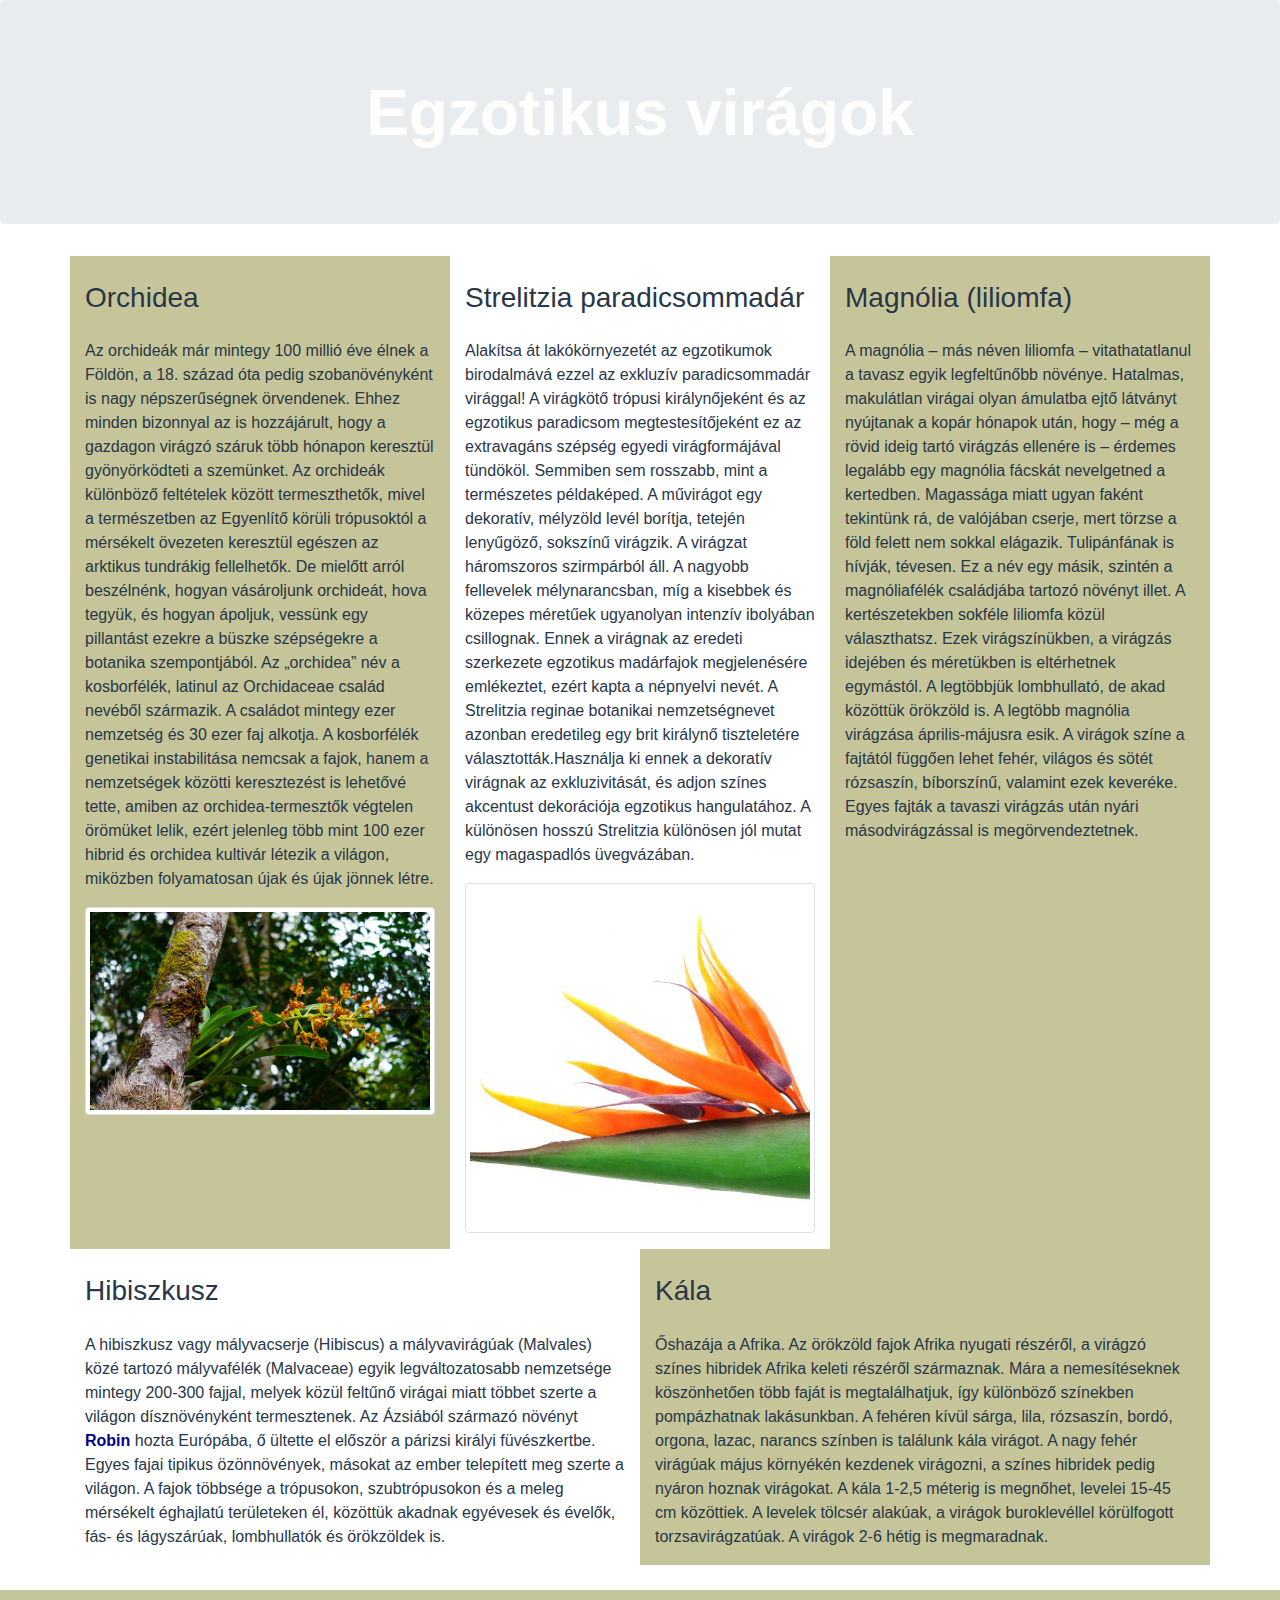
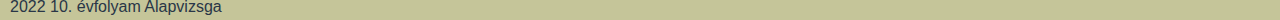
<file: alapvizsga/Gyakorlás 2/Forrás/3. Egzotikus virágok/egzotikus.html>
<!DOCTYPE html>
<html>
  <head>
    <meta charset="UTF-8">
    <meta lang="hu">
    <meta name="viewport" content="width=device-width, initial-scale=1">
    <link rel="stylesheet" href="css/bootstrap.min.css">
    <link rel="stylesheet" href="egzotikus.css">
    <script src="js/bootstrap.min.js"></script>
    <title>Egzotikus virágok</title>
  </head>

  <body>
    <div class="jumbotron bg-fej text-center">
      <h1>Egzotikus virágok</h1>
    </div>
    <div class="container">

      <div class="row">
        <div class="col-md-4 bg-torzs">
          <h3>Orchidea</h3>
          <p>Az orchideák már mintegy 100 millió éve élnek a Földön, a 18. század óta pedig szobanövényként is nagy
            népszerűségnek örvendenek. Ehhez minden bizonnyal az is hozzájárult, hogy a gazdagon virágzó száruk több
            hónapon keresztül gyönyörködteti a szemünket. Az orchideák különböző feltételek között termeszthetők, mivel a
            természetben az Egyenlítő körüli trópusoktól a mérsékelt övezeten keresztül egészen az arktikus tundrákig
            fellelhetők.
            De mielőtt arról beszélnénk, hogyan vásároljunk orchideát, hova tegyük, és hogyan ápoljuk, vessünk egy
            pillantást ezekre a büszke szépségekre a botanika szempontjából.
            Az „orchidea” név a kosborfélék, latinul az Orchidaceae család nevéből származik. A családot mintegy ezer
            nemzetség és 30 ezer faj alkotja. A kosborfélék genetikai instabilitása nemcsak a fajok, hanem a nemzetségek
            közötti keresztezést is lehetővé tette, amiben az orchidea-termesztők végtelen örömüket lelik, ezért jelenleg
            több mint 100 ezer hibrid és orchidea kultivár létezik a világon, miközben folyamatosan újak és újak jönnek
            létre.
          </p>
          <p><img src="images/orchids1.jpg" class="img-thumbnail" alt="orchidea" title="orchidea" /></p>
        </div>
        <div class="col-md-4">
          <h3>Strelitzia paradicsommadár</h3>
          <p>Alakítsa át lakókörnyezetét az egzotikumok birodalmává ezzel az exkluzív paradicsommadár virággal! A
            virágkötő trópusi királynőjeként és az egzotikus paradicsom megtestesítőjeként ez az extravagáns szépség
            egyedi virágformájával tündököl. Semmiben sem rosszabb, mint a természetes példaképed. A művirágot egy
            dekoratív, mélyzöld levél borítja, tetején lenyűgöző, sokszínű virágzik. A virágzat háromszoros szirmpárból
            áll. A nagyobb fellevelek mélynarancsban, míg a kisebbek és közepes méretűek ugyanolyan intenzív ibolyában
            csillognak. Ennek a virágnak az eredeti szerkezete egzotikus madárfajok megjelenésére emlékeztet, ezért kapta
            a népnyelvi nevét. A Strelitzia reginae botanikai nemzetségnevet azonban eredetileg egy brit királynő
            tiszteletére választották.Használja ki ennek a dekoratív virágnak az exkluzivitását, és adjon színes akcentust
            dekorációja egzotikus hangulatához. A különösen hosszú Strelitzia különösen jól mutat egy magaspadlós
            üvegvázában. </p>
          <p><img src="images/Strelizie.jpg" class="img-thumbnail" alt="Strelizie" title="Strelizie" /></p>
        </div>
        <div class="col-md-4 bg-torzs">
          <h3>Magnólia (liliomfa)</h3>
          <p>A magnólia – más néven liliomfa – vitathatatlanul a tavasz egyik legfeltűnőbb növénye.
            Hatalmas, makulátlan virágai olyan ámulatba ejtő látványt nyújtanak a kopár hónapok után, hogy – még a rövid
            ideig tartó virágzás ellenére is – érdemes legalább egy magnólia fácskát nevelgetned a kertedben.
            Magassága miatt ugyan faként tekintünk rá, de valójában cserje, mert törzse a föld felett nem sokkal elágazik.
            Tulipánfának is hívják, tévesen. Ez a név egy másik, szintén a magnóliafélék családjába tartozó növényt illet.
            A kertészetekben sokféle liliomfa közül választhatsz. Ezek virágszínükben, a virágzás idejében és méretükben
            is eltérhetnek egymástól. A legtöbbjük lombhullató, de akad közöttük örökzöld is.
            A legtöbb magnólia virágzása április-májusra esik. A virágok színe a fajtától függően lehet fehér, világos és
            sötét rózsaszín, bíborszínű, valamint ezek keveréke. Egyes fajták a tavaszi virágzás után nyári
            másodvirágzással is megörvendeztetnek.
          </p>
        </div>
      </div>
      <div class="row">
        <div class="col-md-6">
          <h3>Hibiszkusz</h3>
          <p>A hibiszkusz vagy mályvacserje (Hibiscus) a mályvavirágúak (Malvales) közé tartozó mályvafélék (Malvaceae)
            egyik legváltozatosabb nemzetsége mintegy 200-300 fajjal, melyek közül feltűnő virágai miatt többet szerte a
            világon dísznövényként termesztenek.
            Az Ázsiából származó növényt <a href="https://hu.wikipedia.org/wiki/Jean_Robin" target="_blank">Robin</a> hozta Európába, ő ültette el először a párizsi királyi füvészkertbe.
            Egyes fajai tipikus özönnövények, másokat az ember telepített meg szerte a világon. A fajok többsége a
            trópusokon, szubtrópusokon és a meleg mérsékelt éghajlatú területeken él, közöttük akadnak egyévesek és
            évelők, fás- és lágyszárúak, lombhullatók és örökzöldek is.
          </p>
        </div>
        <div class="col-md-6 bg-torzs">
          <h3>Kála</h3>
          <p>Őshazája a Afrika. Az örökzöld fajok Afrika nyugati részéről, a virágzó színes hibridek Afrika keleti részéről származnak. Mára a nemesítéseknek köszönhetően több faját is megtalálhatjuk, így különböző színekben
            pompázhatnak lakásunkban. A fehéren kívül sárga, lila, rózsaszín, bordó, orgona, lazac, narancs színben is
            találunk kála virágot. A nagy fehér virágúak május környékén kezdenek virágozni, a színes hibridek pedig
            nyáron hoznak virágokat. A kála 1-2,5 méterig is megnőhet, levelei 15-45 cm közöttiek. A levelek tölcsér
            alakúak, a virágok buroklevéllel körülfogott torzsavirágzatúak. A virágok 2-6 hétig is megmaradnak. </p>
        </div>
      </div>
    </div>
    <div class="footer">
      <p>
        <span>2022</span>
        <span>10. évfolyam</span>
        Alapvizsga
      </p>
    </div>
    </div>

  </body>

</html>
</file>
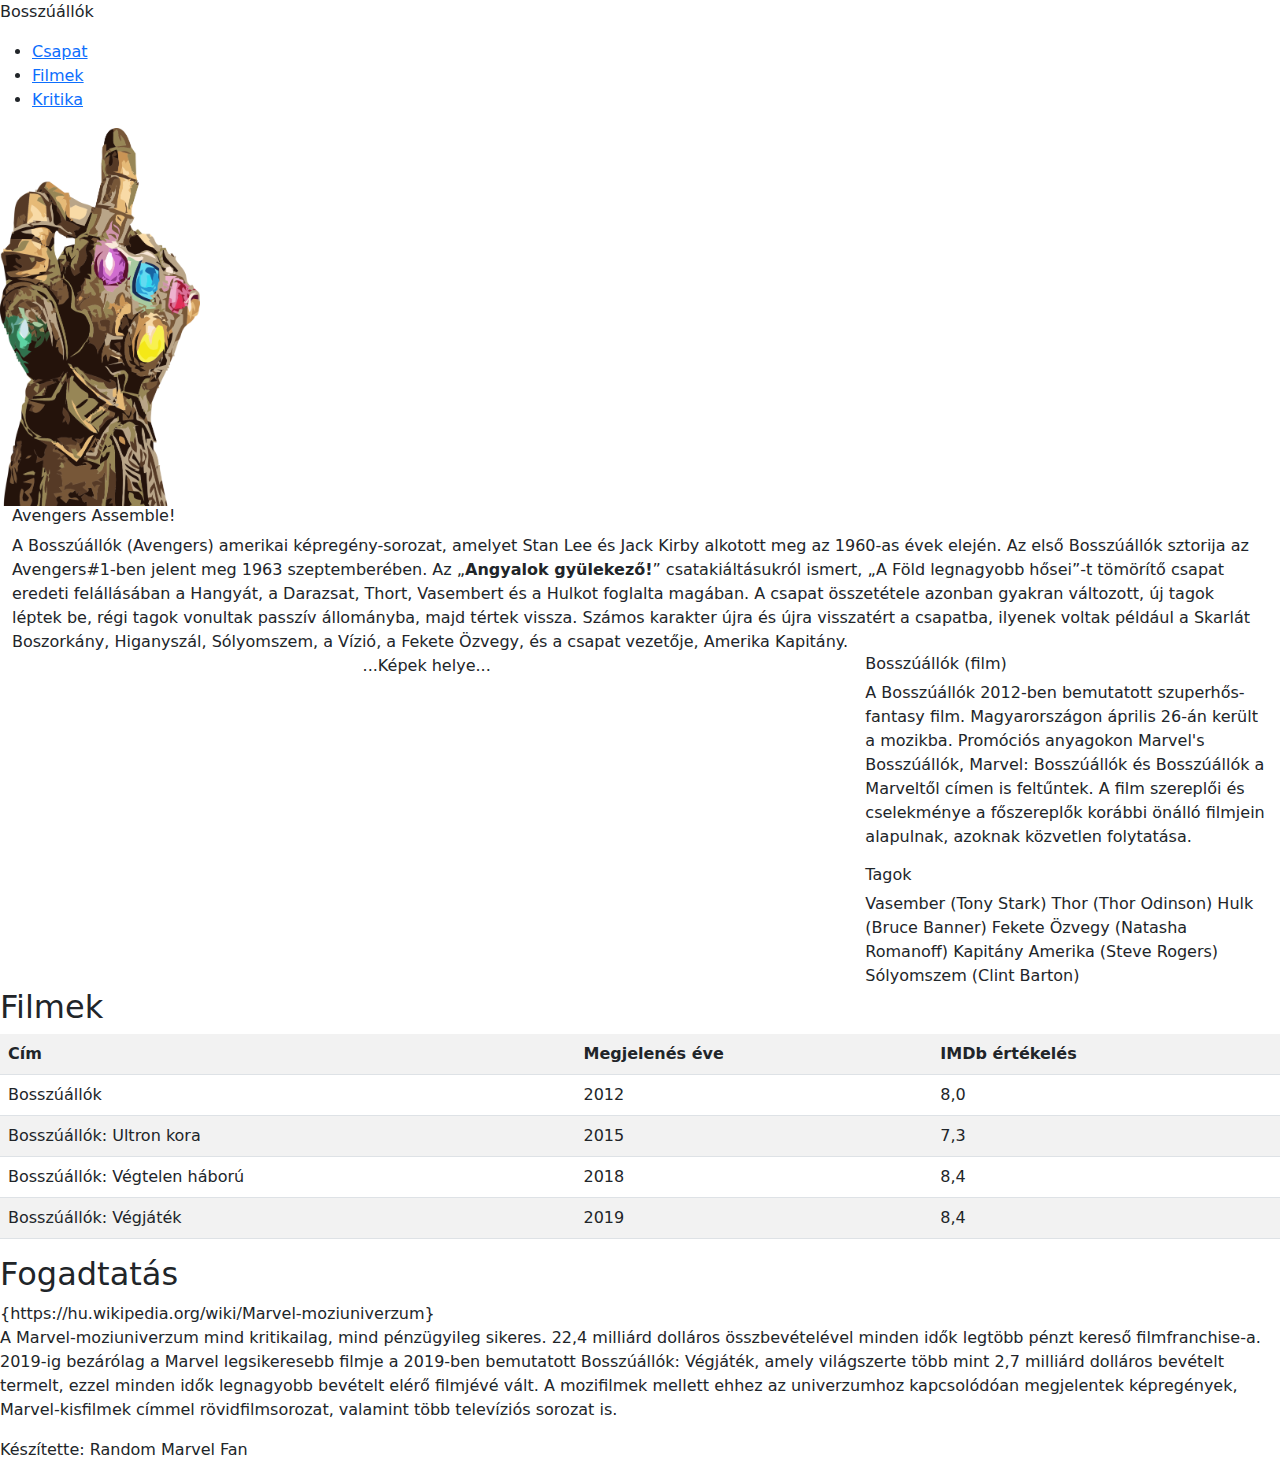
<file: alapvizsga/Gyakorlás 3/Források/Weboldal/bosszuallok.html>
<!DOCTYPE html>
<html lang="en">
<head>
    <meta name="viewport" content="width=device-width, initial-scale=1.0">
    <link rel="stylesheet" href="bootstrap-5.3.0-alpha3-dist/css/bootstrap.min.css">
</head>
<body>
    <header>
        <p>Bosszúállók</p>
        <nav>
            <ul>
                <li><a href="#csapat">Csapat</a></li>
                <li><a href="#filmek">Filmek</a></li>
                <li><a href="#kritika">Kritika</a></li>
            </ul>
        </nav>
        <a href="https://getbootstrap.com/">
            <img src="images/thanos.png" alt="vegtelen_kesztyu" width="200">
        </a>
    </header>

    <section id="csapat">
        <div class="container-fluid">
            <div class="row">
                <div class="col-md-12 col-xs-12">
                    <h6>Avengers Assemble!</h6>

                    A Bosszúállók (Avengers) amerikai képregény-sorozat, amelyet Stan Lee és Jack Kirby alkotott meg az 1960-as évek elején. Az első Bosszúállók sztorija az Avengers#1-ben jelent meg 1963 szeptemberében.

                    Az „<strong>Angyalok gyülekező!</strong>” csatakiáltásukról ismert, „A Föld legnagyobb hősei”-t tömörítő csapat eredeti felállásában a Hangyát, a Darazsat, Thort, Vasembert és a Hulkot foglalta magában. A csapat összetétele azonban gyakran változott, új tagok léptek be, régi tagok vonultak passzív állományba, majd tértek vissza. Számos karakter újra és újra visszatért a csapatba, ilyenek voltak például a Skarlát Boszorkány, Higanyszál, Sólyomszem, a Vízió, a Fekete Özvegy, és a csapat vezetője, Amerika Kapitány.

                </div>

                <div class="col-md-8 col-xs-12">
                    <p class="text-center">...Képek helye...</p>
                </div>
        
                <div class="col-md-4 col-xs-12">
                    <h6>Bosszúállók (film)</h6>
                    <p>A Bosszúállók 2012-ben bemutatott szuperhős-fantasy film. Magyarországon április 26-án került a mozikba. Promóciós anyagokon Marvel's Bosszúállók, Marvel: Bosszúállók és Bosszúállók a Marveltől címen is feltűntek. A film szereplői és cselekménye a főszereplők korábbi önálló filmjein alapulnak, azoknak közvetlen folytatása.</p>
                    <h6>Tagok</h6>
                    Vasember (Tony Stark)
                    Thor (Thor Odinson)
                    Hulk (Bruce Banner)
                    Fekete Özvegy (Natasha Romanoff)
                    Kapitány Amerika (Steve Rogers)
                    Sólyomszem (Clint Barton)
                </div>
            </div>
        </div>
    </section>

    <section id="filmek" class="table-responsive">
        <h2>Filmek</h2>
        <table class="table table-striped">
            <tr>
                <th>Cím</th>
                <th>Megjelenés éve</th>
                <th>IMDb értékelés</th>
            </tr>
            <tr>
                <td>Bosszúállók</td>
                <td>2012</td>
                <td>8,0</td>
            </tr>
            <tr>
                <td>Bosszúállók: Ultron kora</td>
                <td>2015</td>
                <td>7,3</td>
            </tr>
            <tr>
                <td>Bosszúállók: Végtelen háború</td>
                <td>2018</td>
                <td>8,4</td>
            </tr>
            <tr>
                <td>Bosszúállók: Végjáték</td>
                <td>2019</td>
                <td>8,4</td>
            </tr>
        </table>
    </section>

    <section id="kritika">
        <h2>Fogadtatás</h2>
        {https://hu.wikipedia.org/wiki/Marvel-moziuniverzum}
        <p>A Marvel-moziuniverzum mind kritikailag, mind pénzügyileg sikeres. <span class="bevetel">22,4 milliárd</span> dolláros összbevételével minden idők legtöbb pénzt kereső filmfranchise-a. 2019-ig bezárólag a Marvel legsikeresebb filmje a 2019-ben bemutatott Bosszúállók: Végjáték, amely világszerte több mint <span class="bevetel">2,7 milliárd</span> dolláros bevételt termelt, ezzel minden idők legnagyobb bevételt elérő filmjévé vált. A mozifilmek mellett ehhez az univerzumhoz kapcsolódóan megjelentek képregények, Marvel-kisfilmek címmel rövidfilmsorozat, valamint több televíziós sorozat is.</p>
    </section>

    <footer>
        <p>Készítette: Random Marvel Fan</p>
    </footer>
</body>
</html>
</file>
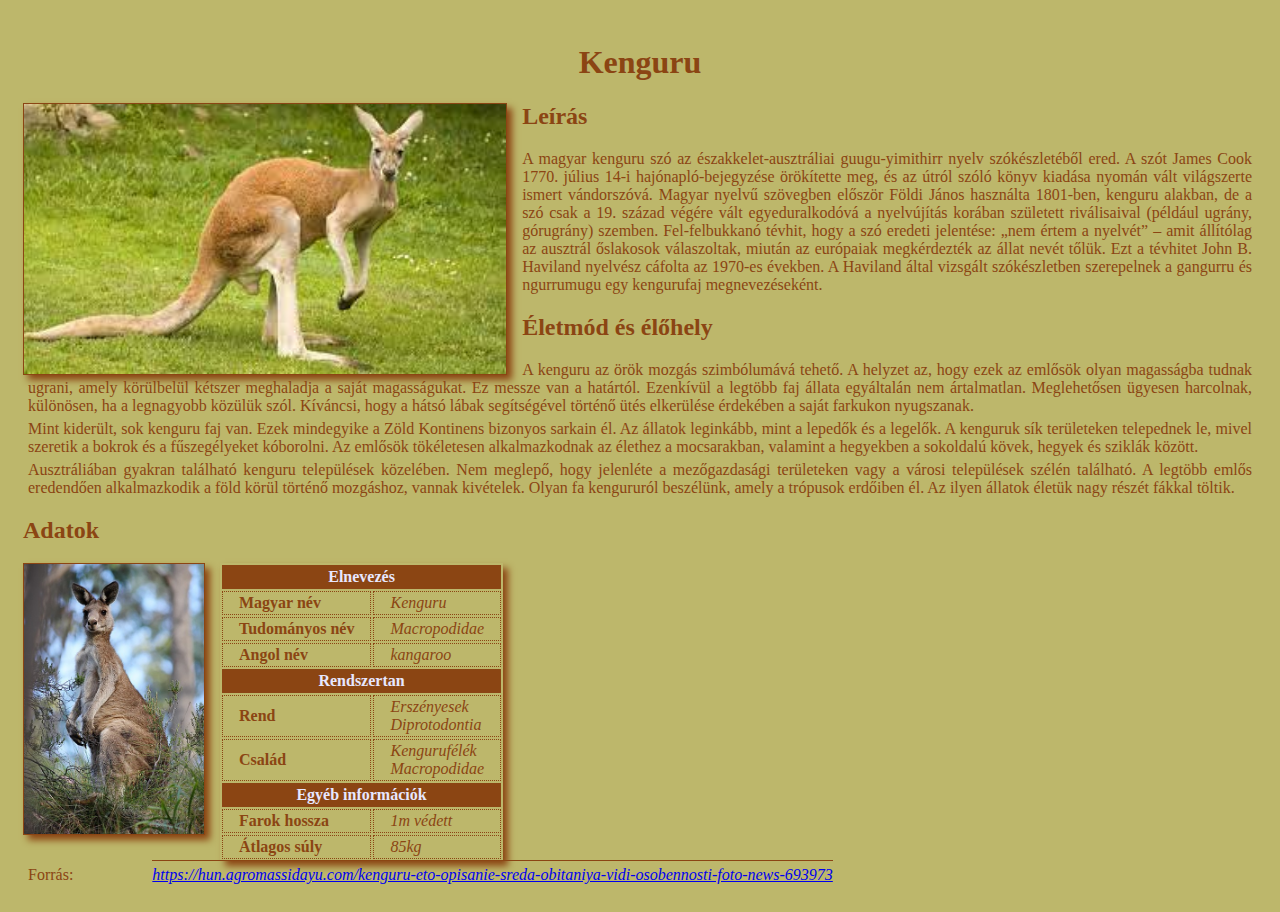
<file: alapvizsga/RégiFeladatsorokCKIK/2022_estis/Weboldal készítés/BB.html>
<!DOCTYPE html>
<html lang="hu">
    <head>
        <meta charset="UTF-8">
        <meta name="viewport" content="width=device-width, initial-scale=1.0">
        <link rel="stylesheet" href="kenguru.css">
        <title>Kenguru</title>
    </head>
    
    <body>
        <h1>Kenguru</h1>

        <img src="Macropodidae_1.jpg" alt="Kengurul" title="Kengurul" id="balkep">
        <h2>Leírás</h2>

        <section>
            <p>A magyar kenguru szó az északkelet-ausztráliai guugu-yimithirr nyelv szókészletéből ered. A szót James Cook 1770. július 14-i hajónapló-bejegyzése örökítette meg, és az útról szóló könyv kiadása nyomán vált világszerte ismert vándorszóvá. Magyar nyelvű szövegben először Földi János használta 1801-ben, kenguru alakban, de a szó csak a 19. század végére vált egyeduralkodóvá a nyelvújítás korában született riválisaival (például ugrány, górugrány) szemben. Fel-felbukkanó tévhit, hogy a szó eredeti jelentése: „nem értem a nyelvét” – amit állítólag az ausztrál őslakosok válaszoltak, miután az európaiak megkérdezték az állat nevét tőlük. Ezt a tévhitet John B. Haviland nyelvész cáfolta az 1970-es években. A Haviland által vizsgált szókészletben szerepelnek a gangurru és ngurrumugu egy kengurufaj megnevezéseként.</p>
        </section>

        <h2>Életmód és élőhely</h2>

        <section>
            <p>A kenguru az örök mozgás szimbólumává tehető. A helyzet az, hogy ezek az emlősök olyan magasságba tudnak ugrani, amely körülbelül kétszer meghaladja a saját magasságukat. Ez messze van a határtól. Ezenkívül a legtöbb faj állata egyáltalán nem ártalmatlan. Meglehetősen ügyesen harcolnak, különösen, ha a legnagyobb közülük szól. Kíváncsi, hogy a hátsó lábak segítségével történő ütés elkerülése érdekében a saját farkukon nyugszanak.</p>
            <p>Mint kiderült, sok kenguru faj van. Ezek mindegyike a Zöld Kontinens bizonyos sarkain él. Az állatok leginkább, mint a lepedők és a legelők. A kenguruk sík területeken telepednek le, mivel szeretik a bokrok és a fűszegélyeket kóborolni. Az emlősök tökéletesen alkalmazkodnak az élethez a mocsarakban, valamint a hegyekben a sokoldalú kövek, hegyek és sziklák között.</p>
            <p>Ausztráliában gyakran található kenguru települések közelében. Nem meglepő, hogy jelenléte a mezőgazdasági területeken vagy a városi települések szélén található. A legtöbb emlős eredendően alkalmazkodik a föld körül történő mozgáshoz, vannak kivételek. Olyan fa kengururól beszélünk, amely a trópusok erdőiben él. Az ilyen állatok életük nagy részét fákkal töltik.</p>
        </section>

        <h2>Adatok</h2>
        <section>
            <img src="Macropodidae_2.jpg" alt="Kenguru2" title="Kenguru2" id="balkep">
            <table>
                <tr>
                    <td colspan="2" class="fejsor">Elnevezés</td>
                </tr>
                <tr>
                    <td>Magyar név</td>
                    <td>Kenguru</td>
                </tr>
                <tr>
                    <td>Tudományos név</td>
                    <td>Macropodidae</td>
                </tr>
                <tr>
                    <td>Angol név</td>
                    <td>kangaroo</td>
                </tr>
                <tr>
                    <td colspan="2" class="fejsor">Rendszertan</td>
                </tr>
                <tr>
                    <td>Rend</td>
                    <td>Erszényesek <br> Diprotodontia</td>
                </tr>
                <tr>
                    <td>Család</td>
                    <td>Kengurufélék <br> Macropodidae</td>
                </tr>
                <tr>
                    <td colspan="2" class="fejsor">Egyéb információk</td>
                </tr>
                <tr>
                    <td>Farok hossza</td>
                    <td>1m védett</td>
                </tr>
                <tr>
                    <td>Átlagos súly</td>
                    <td>85kg</td>
                </tr>
            </table>
        </section>

        <footer>
            <p>Forrás: <a href="https://hun.agromassidayu.com/kenguru-eto-opisanie-sreda-obitaniya-vidi-osobennosti-foto-news-693973" class="forras">https://hun.agromassidayu.com/kenguru-eto-opisanie-sreda-obitaniya-vidi-osobennosti-foto-news-693973</a></p>
        </footer>
    </body>
</html>
</file>
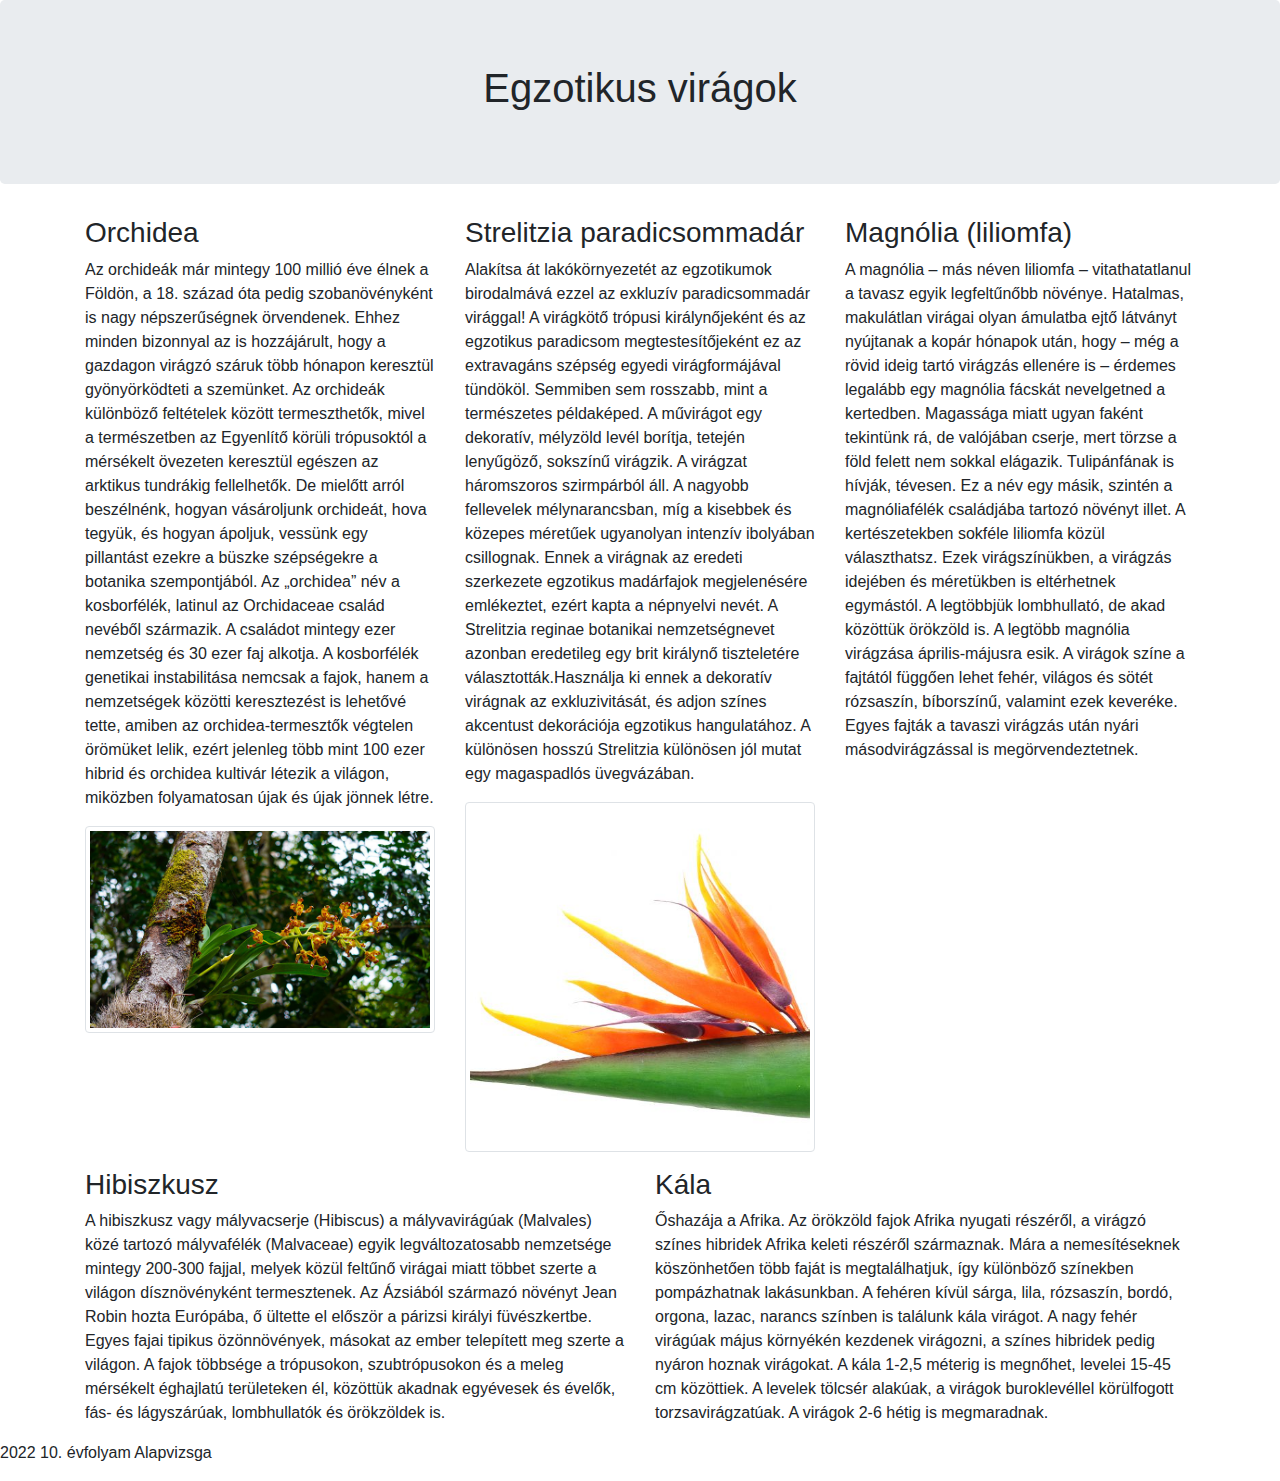
<file: alapvizsga/RégiFeladatsorokCKIK/2022/Forrás/3. Egzotikus virágok/egzotikus.html>
<!DOCTYPE html>
<html>
<head>
  <meta name="viewport" content="width=device-width, initial-scale=1">
  <link rel="stylesheet" href="css/bootstrap.min.css">
  <script src="js/bootstrap.min.js"></script>
</head>

<body>

  <div class="jumbotron bg-fej text-center">
    <h1>Egzotikus virágok</h1>
  </div>

  <div class="container">

    <div class="row">
      <div class="col-md-4 bg-torzs">
        <h3>Orchidea</h3>
        <p>Az orchideák már mintegy 100 millió éve élnek a Földön, a 18. század óta pedig szobanövényként is nagy
          népszerűségnek örvendenek. Ehhez minden bizonnyal az is hozzájárult, hogy a gazdagon virágzó száruk több
          hónapon keresztül gyönyörködteti a szemünket. Az orchideák különböző feltételek között termeszthetők, mivel a
          természetben az Egyenlítő körüli trópusoktól a mérsékelt övezeten keresztül egészen az arktikus tundrákig
          fellelhetők.
          De mielőtt arról beszélnénk, hogyan vásároljunk orchideát, hova tegyük, és hogyan ápoljuk, vessünk egy
          pillantást ezekre a büszke szépségekre a botanika szempontjából.
          Az „orchidea” név a kosborfélék, latinul az Orchidaceae család nevéből származik. A családot mintegy ezer
          nemzetség és 30 ezer faj alkotja. A kosborfélék genetikai instabilitása nemcsak a fajok, hanem a nemzetségek
          közötti keresztezést is lehetővé tette, amiben az orchidea-termesztők végtelen örömüket lelik, ezért jelenleg
          több mint 100 ezer hibrid és orchidea kultivár létezik a világon, miközben folyamatosan újak és újak jönnek
          létre.
        </p>
        <p><img src="images/orchids1.jpg" class="img-thumbnail" alt="orchidea" title="orchidea" /></p>
      </div>
      <div class="col-md-4">
        <h3>Strelitzia paradicsommadár</h3>
        <p>Alakítsa át lakókörnyezetét az egzotikumok birodalmává ezzel az exkluzív paradicsommadár virággal! A
          virágkötő trópusi királynőjeként és az egzotikus paradicsom megtestesítőjeként ez az extravagáns szépség
          egyedi virágformájával tündököl. Semmiben sem rosszabb, mint a természetes példaképed. A művirágot egy
          dekoratív, mélyzöld levél borítja, tetején lenyűgöző, sokszínű virágzik. A virágzat háromszoros szirmpárból
          áll. A nagyobb fellevelek mélynarancsban, míg a kisebbek és közepes méretűek ugyanolyan intenzív ibolyában
          csillognak. Ennek a virágnak az eredeti szerkezete egzotikus madárfajok megjelenésére emlékeztet, ezért kapta
          a népnyelvi nevét. A Strelitzia reginae botanikai nemzetségnevet azonban eredetileg egy brit királynő
          tiszteletére választották.Használja ki ennek a dekoratív virágnak az exkluzivitását, és adjon színes akcentust
          dekorációja egzotikus hangulatához. A különösen hosszú Strelitzia különösen jól mutat egy magaspadlós
          üvegvázában. </p>
        <p><img src="images/Strelizie.jpg" class="img-thumbnail" alt="Strelizie" title="Strelizie" /></p>
      </div>
      <div class="col-md-4 bg-torzs">
        <h3>Magnólia (liliomfa)</h3>
        <p>A magnólia – más néven liliomfa – vitathatatlanul a tavasz egyik legfeltűnőbb növénye.
          Hatalmas, makulátlan virágai olyan ámulatba ejtő látványt nyújtanak a kopár hónapok után, hogy – még a rövid
          ideig tartó virágzás ellenére is – érdemes legalább egy magnólia fácskát nevelgetned a kertedben.
          Magassága miatt ugyan faként tekintünk rá, de valójában cserje, mert törzse a föld felett nem sokkal elágazik.
          Tulipánfának is hívják, tévesen. Ez a név egy másik, szintén a magnóliafélék családjába tartozó növényt illet.
          A kertészetekben sokféle liliomfa közül választhatsz. Ezek virágszínükben, a virágzás idejében és méretükben
          is eltérhetnek egymástól. A legtöbbjük lombhullató, de akad közöttük örökzöld is.
          A legtöbb magnólia virágzása április-májusra esik. A virágok színe a fajtától függően lehet fehér, világos és
          sötét rózsaszín, bíborszínű, valamint ezek keveréke. Egyes fajták a tavaszi virágzás után nyári
          másodvirágzással is megörvendeztetnek.
        </p>
      </div>
    </div>
    <div class="row">
      <div class="col-md-6">
        <h3>Hibiszkusz</h3>
        <p>A hibiszkusz vagy mályvacserje (Hibiscus) a mályvavirágúak (Malvales) közé tartozó mályvafélék (Malvaceae)
          egyik legváltozatosabb nemzetsége mintegy 200-300 fajjal, melyek közül feltűnő virágai miatt többet szerte a
          világon dísznövényként termesztenek.
          Az Ázsiából származó növényt Jean Robin hozta Európába, ő ültette el először a párizsi királyi füvészkertbe.
          Egyes fajai tipikus özönnövények, másokat az ember telepített meg szerte a világon. A fajok többsége a
          trópusokon, szubtrópusokon és a meleg mérsékelt éghajlatú területeken él, közöttük akadnak egyévesek és
          évelők, fás- és lágyszárúak, lombhullatók és örökzöldek is.
        </p>
      </div>
      <div class="col-md-6 bg-torzs">
        <h3>Kála</h3>
        <p>Őshazája a Afrika. Az örökzöld fajok Afrika nyugati részéről, a virágzó színes hibridek Afrika keleti részéről származnak. Mára a nemesítéseknek köszönhetően több faját is megtalálhatjuk, így különböző színekben
          pompázhatnak lakásunkban. A fehéren kívül sárga, lila, rózsaszín, bordó, orgona, lazac, narancs színben is
          találunk kála virágot. A nagy fehér virágúak május környékén kezdenek virágozni, a színes hibridek pedig
          nyáron hoznak virágokat. A kála 1-2,5 méterig is megnőhet, levelei 15-45 cm közöttiek. A levelek tölcsér
          alakúak, a virágok buroklevéllel körülfogott torzsavirágzatúak. A virágok 2-6 hétig is megmaradnak. </p>
      </div>
    </div>
  </div>
   <div class="footer">
    <p>
      <span>2022</span>
      <span>10. évfolyam</span>
      Alapvizsga
    </p>
  </div>
  </div>

</body>

</html>
</file>
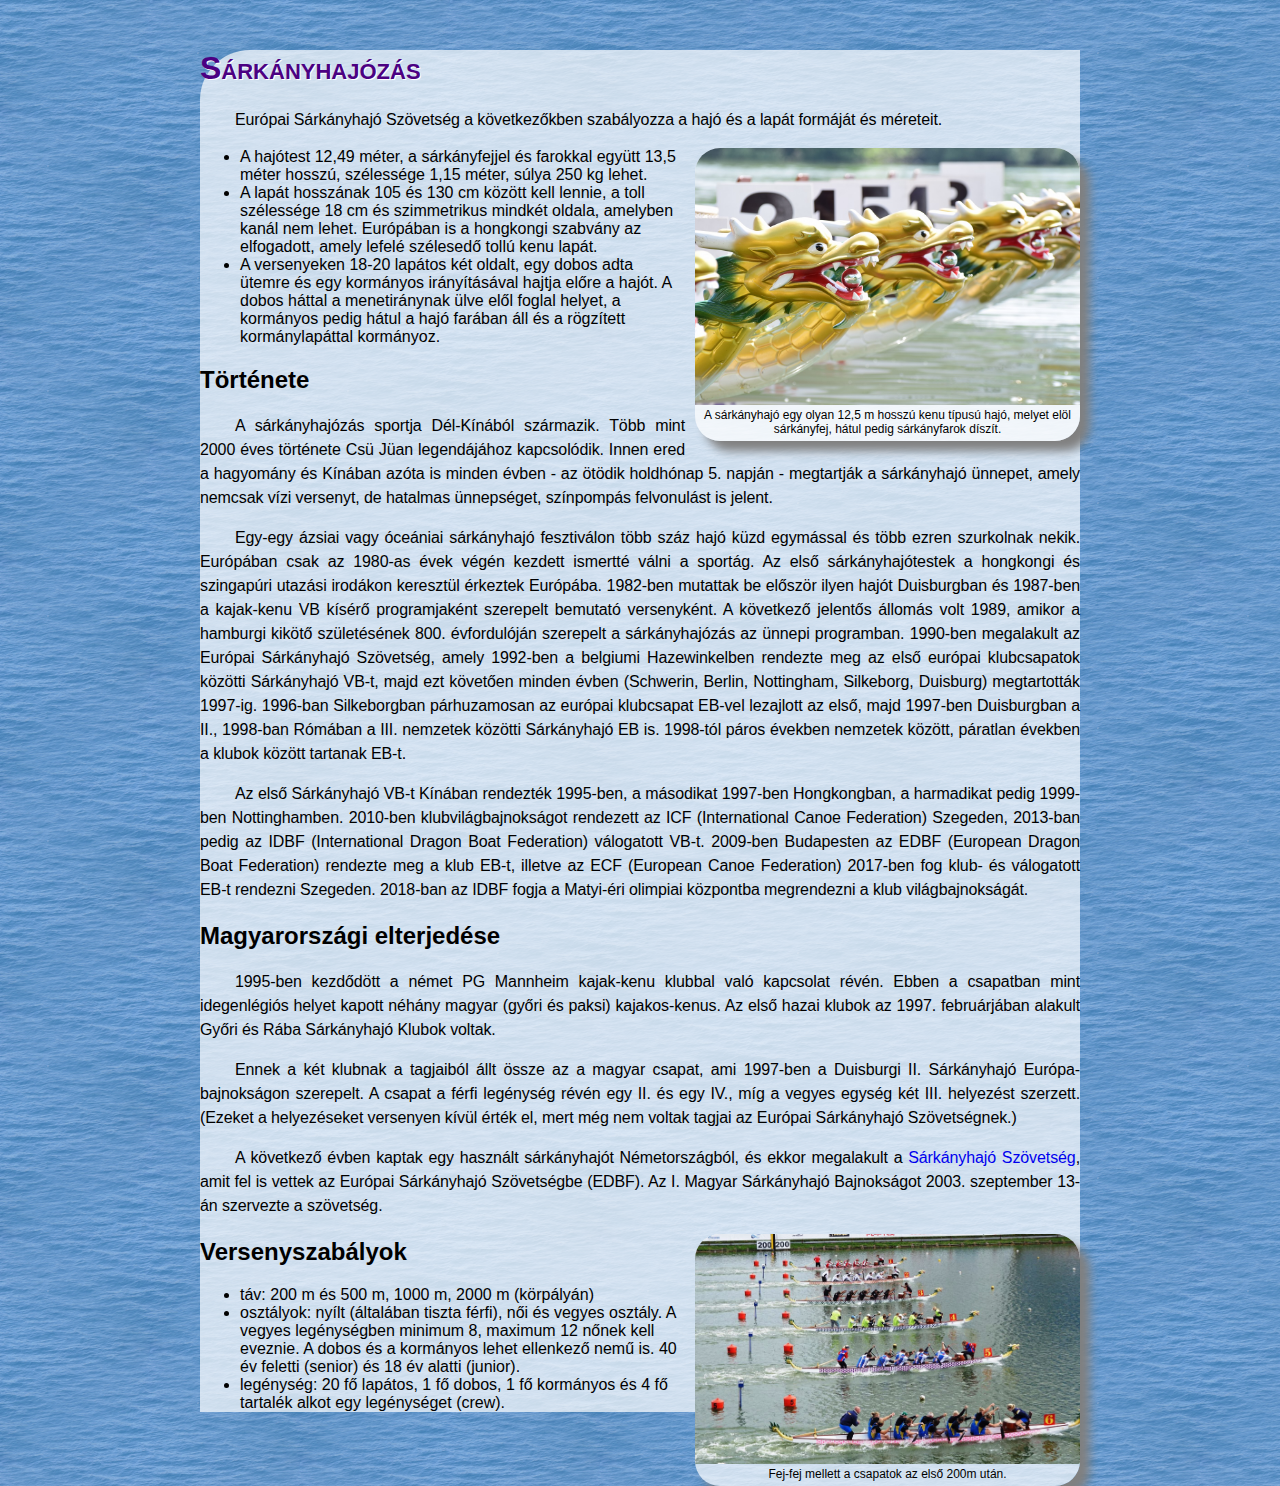
<file: alapvizsga/RégiFeladatsorokCKIK/2022_pót/Forrás/3. Sárkányhajó/sarkany.html>
<!DOCTYPE html>
<html lang="hu">
    <head>
        <meta charset="UTF-8">
        <meta name="viewport" content="width=device-width, initial-scale=1.0">
        <title>Sárkányhajózás</title>
        <link rel="stylesheet" href="sarkany.css">
    </head>
    <body>
        <div id="leiras">
            <h1>Sárkányhajózás</h1>

            <p>Európai Sárkányhajó Szövetség a következőkben szabályozza a hajó és a lapát formáját és méreteit.</p>
            <div class="kepkeret">
                <img src="hajoorr.jpg" alt="Sárkányfej hajón" title="Sárkányfej hajón">
                A sárkányhajó egy olyan 12,5 m hosszú kenu típusú hajó, melyet elöl sárkányfej, hátul pedig sárkányfarok díszít.
            </div>
            
            <ul>
                <li>A hajótest 12,49 méter, a sárkányfejjel és farokkal együtt 13,5 méter hosszú, szélessége 1,15 méter, súlya 250 kg lehet.</li>
                <li>A lapát hosszának 105 és 130 cm között kell lennie, a toll szélessége 18 cm és szimmetrikus mindkét oldala, amelyben kanál nem lehet. Európában is a hongkongi szabvány az elfogadott, amely lefelé szélesedő tollú kenu lapát.</li>
                <li>A versenyeken 18-20 lapátos két oldalt, egy dobos adta ütemre és egy kormányos irányításával hajtja előre a hajót. A dobos háttal a menetiránynak ülve elől foglal helyet, a kormányos pedig hátul a hajó farában áll és a rögzített kormánylapáttal kormányoz.</li>
            </ul>

            <h2>Története</h2>

            <p>A sárkányhajózás sportja Dél-Kínából származik. Több mint 2000 éves története Csü Jüan legendájához kapcsolódik. Innen ered a hagyomány és Kínában azóta is minden évben - az ötödik holdhónap 5. napján - megtartják a sárkányhajó ünnepet, amely nemcsak vízi versenyt, de hatalmas ünnepséget, színpompás felvonulást is jelent.</p>

            <p>Egy-egy ázsiai vagy óceániai sárkányhajó fesztiválon több száz hajó küzd egymással és több ezren szurkolnak nekik. Európában csak az 1980-as évek végén kezdett ismertté válni a sportág. Az első sárkányhajótestek a hongkongi és szingapúri utazási irodákon keresztül érkeztek Európába. 1982-ben mutattak be először ilyen hajót Duisburgban és 1987-ben a kajak-kenu VB kísérő programjaként szerepelt bemutató versenyként. A következő jelentős állomás volt 1989, amikor a hamburgi kikötő születésének 800. évfordulóján szerepelt a sárkányhajózás az ünnepi programban. 1990-ben megalakult az Európai Sárkányhajó Szövetség, amely 1992-ben a belgiumi Hazewinkelben rendezte meg az első európai klubcsapatok közötti Sárkányhajó VB-t, majd ezt követően minden évben (Schwerin, Berlin, Nottingham, Silkeborg, Duisburg) megtartották 1997-ig. 1996-ban Silkeborgban párhuzamosan az európai klubcsapat EB-vel lezajlott az első, majd 1997-ben Duisburgban a II., 1998-ban Rómában a III. nemzetek közötti Sárkányhajó EB is. 1998-tól páros években nemzetek között, páratlan években a klubok között tartanak EB-t.</p>

            <p>Az első Sárkányhajó VB-t Kínában rendezték 1995-ben, a másodikat 1997-ben Hongkongban, a harmadikat pedig 1999-ben Nottinghamben. 2010-ben klubvilágbajnokságot rendezett az ICF (International Canoe Federation) Szegeden, 2013-ban pedig az IDBF (International Dragon Boat Federation) válogatott VB-t. 2009-ben Budapesten az EDBF (European Dragon Boat Federation) rendezte meg a klub EB-t, illetve az ECF (European Canoe Federation) 2017-ben fog klub- és válogatott EB-t rendezni Szegeden. 2018-ban az IDBF fogja a Matyi-éri olimpiai központba megrendezni a klub világbajnokságát.</p>
            <h2>Magyarországi elterjedése</h2>

            <p>1995-ben kezdődött a német PG Mannheim kajak-kenu klubbal való kapcsolat révén. Ebben a csapatban mint idegenlégiós helyet kapott néhány magyar (győri és paksi) kajakos-kenus. Az első hazai klubok az 1997. februárjában alakult Győri és Rába Sárkányhajó Klubok voltak.</p>

            <p>Ennek a két klubnak a tagjaiból állt össze az a magyar csapat, ami 1997-ben a Duisburgi II. Sárkányhajó Európa-bajnokságon szerepelt. A csapat a férfi legénység révén egy II. és egy IV., míg a vegyes egység két III. helyezést szerzett. (Ezeket a helyezéseket versenyen kívül érték el, mert még nem voltak tagjai az Európai Sárkányhajó Szövetségnek.)</p>

            <p>A következő évben kaptak egy használt sárkányhajót Németországból, és ekkor megalakult a <a href="https://www.sarkanyhajozas.hu" target="_blank">Sárkányhajó Szövetség</a>, amit fel is vettek az Európai Sárkányhajó Szövetségbe (EDBF). Az I. Magyar Sárkányhajó Bajnokságot 2003. szeptember 13-án szervezte a szövetség.</p>

            

            <div class="kepkeret">
                <img src="verseny.jpg" alt="Rajt utánni pillanatok" title="Rajt utánni pillanatok">
                Fej-fej mellett a csapatok az első 200m után.
            </div>

            <h2>Versenyszabályok</h2>
            <ul>
                <li>táv: 200 m és 500 m, 1000 m, 2000 m (körpályán)</li>
                <li>osztályok: nyílt (általában tiszta férfi), női és vegyes osztály. A vegyes legénységben minimum 8, maximum 12 nőnek kell eveznie. A dobos és a kormányos lehet ellenkező nemű is. 40 év feletti (senior) és 18 év alatti (junior).</li>
                <li>legénység: 20 fő lapátos, 1 fő dobos, 1 fő kormányos és 4 fő tartalék alkot egy legénységet (crew).</li>
            </ul> 

        </div>
    </body>
</html>
</file>
<file: alapvizsga/web/kajak kenu/css/style.css>
*{
    font-family: cursive;
}
.navbar img{
    height:2rem;
}
.banner h1{
    background-color: rgb(0,0,0);
}
caption{
    caption-side: top;
}
</file>
<file: alapvizsga/RégiFeladatsorokCKIK/2025 próba alapvizsga/Forrás/Weboldal/style.css>
* {
    padding: 0;
    margin: 0;
    box-sizing: border-box;
}

p {
    margin: 0;
}


main {
    max-width: 1200px;
    margin: 4em auto;
    padding: 0 20px;
    background-color: #e3f2fd; /* Világoskék háttér a fő tartalomnak */
    border-radius: 8px;
    padding-bottom: 2em;
}

table {
    width: 70%;
    margin: 2em auto;
    border-collapse: collapse;
}

th, td {
    border: 1px solid #64b5f6; /* Kék vonalak a táblázatban */
    padding: 8px;
    text-align: left;
}

th {
    background-color: #1e88e5; /* Kék fejléc */
    color: #fff;
    text-align: center;
}

img:not([title]) {
    max-width: 300px;
    border-radius: 4px;
    box-shadow: 2px 2px 5px #90caf9; /* Kék árnyék a képeknek */
}

footer {
    bottom: 0;
    width: 100%;
    text-align: center;
}

article .container-fluid {
    margin: 1em auto;
}

h2, h3 {
    margin: 0.75em auto;
    font-style: italic;
    color: #1976d2; /* Kék címsorok */
}

article .col * {
    width: fit-content;
}

article .col>*:not(h3) {
    margin: auto;
}

article:last-of-type .row{
    align-items: center;
}

article:first-of-type p {
    padding-left: 10px;
}

/* --------------------------------------------------------- */

body {
    font-family: 'Segoe UI', Tahoma, Geneva, Verdana, sans-serif;
    background-color: #bbdefb; /* Világoskék háttér az egész oldalnak */
    color: #303f9f; /* Sötétkék szöveg */
}


img {
    width: 100%;
    padding: 0.5em;
    display: block;
    margin: 1em auto;
}

a:hover {
    text-decoration: underline;
    color: #90caf9; /* Világoskék hover szín */
}


.kiemelt {
    color: #0d47a1; /* Még sötétebb kék kiemelés */
    font-weight: bold;
}


figcaption {
    text-align: center;
}



/* --------------------------------------------------------- */

@media (max-width: 640px) {
    table {
        width: 100%;
    }

    ol {
        font-size: 90%;
    }

    #bevezeto img {
        display: none;
    }
}
</file>
<file: alapvizsga/Gyakorlás 1/Weboldal készítés/kanari.css>
body{
  padding: 15px;
  background-color: #E7E7FF;
  color: #1D1D4E;
}

h1{
  text-align: center;
}


p{
  margin: 5px;
  text-align: justify;
}

#balkep{
  float: left;
  margin-right: 15px;
  height: 270px;
}

table{
  box-shadow: 5px 5px 7px #1D1D4E;
}

td{
  border: 1px dotted #1D1D4E;
  padding:  2px 16px 2px;
}

td:first-child {
  font-weight: bold;
  text-align: right;
}

td:nth-child(2) {
  font-style: italic;
  text-align: left;
}

.fejsor{
  text-align: center !important;
  background-color:  #1D1D4E;
  color: #E7E7FF; 
}

.forras{
  margin: 15px 75px 0px;
  padding-top: 5px;
  border-top: 1px solid #1D1D4E;
  font-style: italic;
  justify-content: center;
}

img{
  box-shadow: 5px 5px 7px #1D1D4E;
  border-style: 1px solid #1D1D4E;
}
</file>
<file: alapvizsga/Gyakorlás 4/html/ikarus.css>
body{
    color: black;
    background-image: url(ikarus_hatter.jpg);
    color: #1502CE;
    font-size: 120%;
}

ul li{
    color: Navy;
    font-style: italic;
}

.sorkizart{
    margin: 0px, 20px, 0px, 15px;
    border: 1px, solid, #C24A0E;
}

.tabla{
    border: 1px, solid, black;
    border-radius: 10px;
}

h1, h2{
    text-shadow: 1px, gray;
    font-variant: small-caps ;
}
</file>
<file: alapvizsga/Gyakorlás 5/2_Nemzeti_parkok/nemzetiparkok-dunantul.css>
html {
    
}

@media (max-width: 1000px) {
    nav {
        /* flex-direction: */
    }

    nav a {
        border-right: none !important;
    }
}

@media (min-width: 1001px) {
    nav {
        /* flex-direction: */
    }
}

body {
    background-size: contain;
    background-color: rgba(0, 255, 0, 8%);
}

#tartalom {
    padding: 20px;
}

#tablazat {
    width: 100%;
}

#terkep {
    max-width: 100%;
}

#noveny-allatvilag img {
    width: 150px;
}

#kiemeles {
    min-height: 300px;
    height: auto;
}

#kiemelt-kep {
    background-repeat: no-repeat;
    background-position: center center;
}

#kiemelt-kep img {
    height: 300px;
}

#kiemelt-nev {
    text-align: center;
    font-weight: bold;
    font-size: 2rem;
}

#kiemelt-leiras {
    text-align: center;
    vertical-align: top;
}

section,
article {
    overflow: auto;
    height: fit-content;
}

nav {
    display: flex;
}

nav a {
    padding: 0.3rem;
    font-weight: bold;
    font-size: 1.2rem;
    border-right: 1px solid lightgray;
}

nav a:hover {
    color: darkblue;
    background-color: rgba(207, 207, 252, 0.5);
}

.park-logo {
    height: 90px;
    padding: 0.8rem;
    float: left;
}

#yosemite {
    padding: 0.4rem;
    width: 350px;
    max-width: 50%;
    float: right;
}

#iucn {
    width: 70px;
    padding: 0.2rem;
    float: left;
}

h1 {
    font-weight: bold;
}

h2 {
    font-weight: bold;
    border-bottom: 1px solid gray;
    margin-top: 1rem;
    padding: 0.2rem;
    background-color: rgba(123, 251, 138, 0.25);
}

h3 {
    margin-top: 0.5rem;
    padding: 0.2rem 0.2rem 0.2rem 0.5rem;
    background-color: rgba(123, 251, 138, 0.15);
}

#toTop {
    z-index: 100;
    padding: 0.3em;
    background-color: rgba(207, 207, 252, 0.5);
    font-weight: bold;
    position: fixed;
}
</file>
<file: alapvizsga/Gyakorlás 2/Forrás/3. Egzotikus virágok/egzotikus.css>
body{
  color: #293647;
}

.bg-fej {
  background-position: center;
  padding-top: 75px;
  background-size: cover;
}

.bg-fej h1{
  color: white;
  font-size: 400%;
  font-weight: bold;

}

.container{
  margin-bottom: 25px;
}

.bg-torzs {
  background-color: #C5C599;
}

h3{
  margin: 25px 0px;
}

a {
  font-weight: bold;
  color: darkblue;
}

#szel, #mag{

}

.footer{
  height: 30px;
  background-color:#C5C599;
  padding:5px 10px;
}
</file>
<file: alapvizsga/RégiFeladatsorokCKIK/2022_estis/Weboldal készítés/kenguru.css>
body{
  padding: 15px;
  background-color: #BDB76B;
  color: #8B4513;
}

h1{
  text-align: center;
}


p{
  margin: 5px;
  text-align: justify;
}

#balkep{
  float: left;
  margin-right: 15px;
  height: 270px;
}

table{
  box-shadow: 5px 5px 7px #8B4513;
}

td{
  border: 1px dotted #8B4513;
  padding:  2px 16px 2px;
}

td:first-child {
  font-weight: bold;
}

td:nth-child(2) {
  font-style: italic;
  text-align: left;
}

.fejsor{
  text-align: center !important;
  background-color:  #8B4513;
  color: #E7E7FF ; 
}

.forras{
  margin: 15px 75px 0px;
  padding-top: 5px;
  border-top: 1px solid #8B4513;
  font-style: italic;
  text-align: center;
}

img{
  box-shadow: 5px 5px 7px #8B4513;
  border: 1px solid #8B4513;
}
</file>
<file: alapvizsga/RégiFeladatsorokCKIK/2022_pót/Forrás/3. Sárkányhajó/sarkany.css>
body{
    font-family: sans-serif;
	background-image: url('viztukor.png');
}

#leiras{
	background-image: url('fatyol.png');
	width: 880px;
	margin: auto;
	margin-top: 50px;
	margin-bottom: 50px;
	border-top-left-radius: 50px;
	border-bottom-right-radius: 50px;
}

h1{
	color: indigo;
	font-variant: small-caps;
	text-shadow: 1px 1px white;
}

p{
  text-indent: 35px;
  text-align: justify;
  letter-spacing: -0.1px;
  line-height: 150%;
}

.kepkeret {
  width: 375px;
  float: right;
  text-align: center;
  font-size: 75%;
  padding: 0px 5px 5px;
  margin-left: 10px;
  background-image: url('fatyol.png');
  border-radius: 25px;
  overflow: hidden;
  box-shadow: 10px 10px 10px gray;  
}

.kepkeret img{
	width: 385px;
  position: relative;
  left: -5px;
}


a{
  text-decoration: none;
}
</file>
